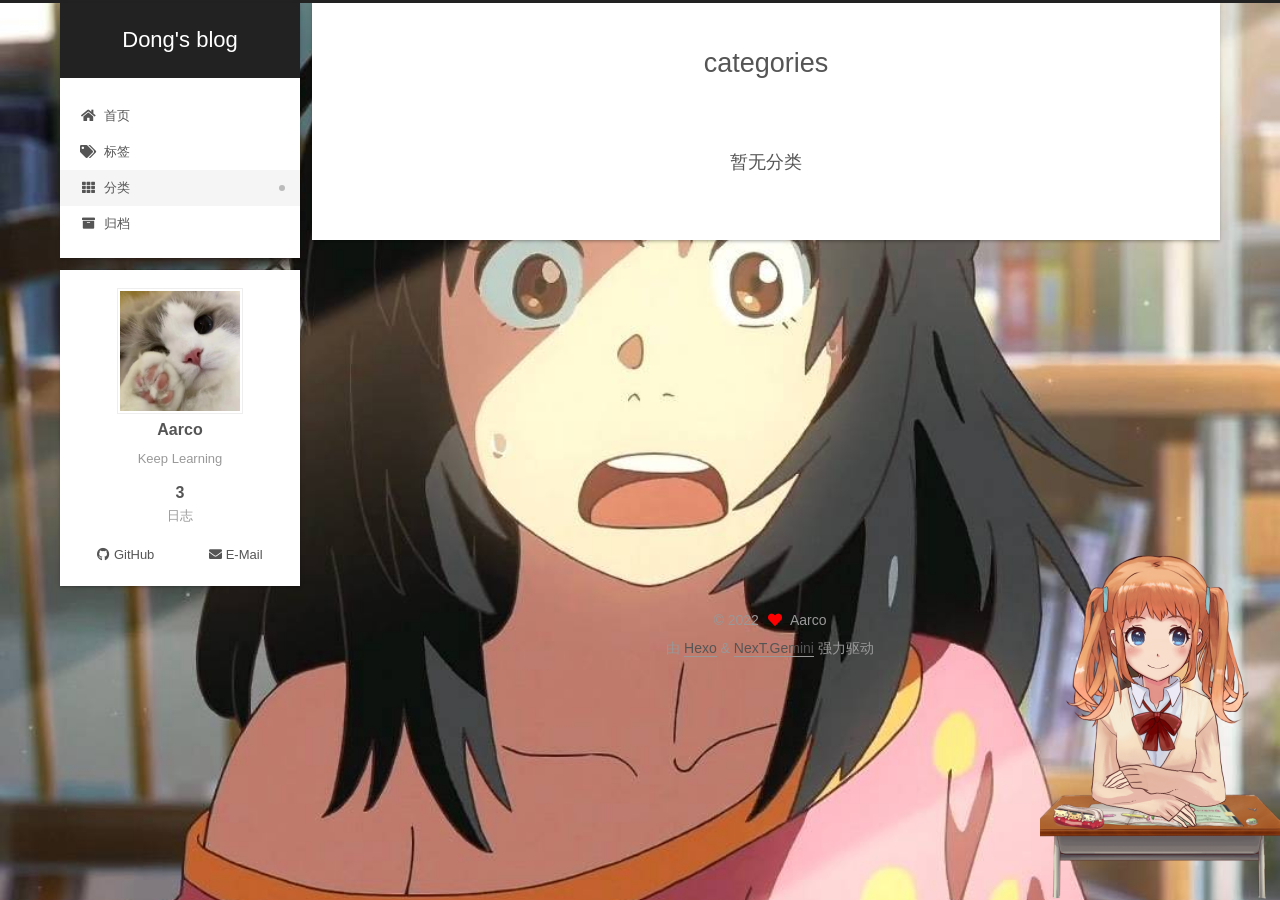
<file: categories/index.html>
<!DOCTYPE html>
<html lang="zh-CN">
<head>
  <meta charset="UTF-8">
<meta name="viewport" content="width=device-width, initial-scale=1, maximum-scale=2">
<meta name="theme-color" content="#222">
<meta name="generator" content="Hexo 6.2.0">
  <link rel="apple-touch-icon" sizes="180x180" href="/images/apple-touch-icon-next.png">
  <link rel="icon" type="image/png" sizes="32x32" href="/images/favicon-32x32-next.png">
  <link rel="icon" type="image/png" sizes="16x16" href="/images/favicon-16x16-next.png">
  <link rel="mask-icon" href="/images/logo.svg" color="#222">

<link rel="stylesheet" href="/css/main.css">


<link rel="stylesheet" href="/lib/font-awesome/css/all.min.css">

<script id="hexo-configurations">
    var NexT = window.NexT || {};
    var CONFIG = {"hostname":"example.com","root":"/","scheme":"Gemini","version":"7.8.0","exturl":false,"sidebar":{"position":"left","display":"post","padding":18,"offset":12,"onmobile":false},"copycode":{"enable":false,"show_result":false,"style":null},"back2top":{"enable":true,"sidebar":false,"scrollpercent":false},"bookmark":{"enable":false,"color":"#222","save":"auto"},"fancybox":false,"mediumzoom":false,"lazyload":false,"pangu":false,"comments":{"style":"tabs","active":null,"storage":true,"lazyload":false,"nav":null},"algolia":{"hits":{"per_page":10},"labels":{"input_placeholder":"Search for Posts","hits_empty":"We didn't find any results for the search: ${query}","hits_stats":"${hits} results found in ${time} ms"}},"localsearch":{"enable":false,"trigger":"auto","top_n_per_article":1,"unescape":false,"preload":false},"motion":{"enable":true,"async":false,"transition":{"post_block":"fadeIn","post_header":"slideDownIn","post_body":"slideDownIn","coll_header":"slideLeftIn","sidebar":"slideUpIn"}}};
  </script>

  <meta name="description" content="Keep Learning">
<meta property="og:type" content="website">
<meta property="og:title" content="categories">
<meta property="og:url" content="http://example.com/categories/index.html">
<meta property="og:site_name" content="Dong&#39;s blog">
<meta property="og:description" content="Keep Learning">
<meta property="og:locale" content="zh_CN">
<meta property="article:published_time" content="2022-07-05T13:43:09.000Z">
<meta property="article:modified_time" content="2022-07-05T14:45:07.062Z">
<meta property="article:author" content="Aarco">
<meta name="twitter:card" content="summary">

<link rel="canonical" href="http://example.com/categories/">


<script id="page-configurations">
  // https://hexo.io/docs/variables.html
  CONFIG.page = {
    sidebar: "",
    isHome : false,
    isPost : false,
    lang   : 'zh-CN'
  };
</script>

  <title>categories | Dong's blog
</title>
  






  <noscript>
  <style>
  .use-motion .brand,
  .use-motion .menu-item,
  .sidebar-inner,
  .use-motion .post-block,
  .use-motion .pagination,
  .use-motion .comments,
  .use-motion .post-header,
  .use-motion .post-body,
  .use-motion .collection-header { opacity: initial; }

  .use-motion .site-title,
  .use-motion .site-subtitle {
    opacity: initial;
    top: initial;
  }

  .use-motion .logo-line-before i { left: initial; }
  .use-motion .logo-line-after i { right: initial; }
  </style>
</noscript>

</head>

<body itemscope itemtype="http://schema.org/WebPage">
  <div class="container use-motion">
    <div class="headband"></div>

    <header class="header" itemscope itemtype="http://schema.org/WPHeader">
      <div class="header-inner"><div class="site-brand-container">
  <div class="site-nav-toggle">
    <div class="toggle" aria-label="切换导航栏">
      <span class="toggle-line toggle-line-first"></span>
      <span class="toggle-line toggle-line-middle"></span>
      <span class="toggle-line toggle-line-last"></span>
    </div>
  </div>

  <div class="site-meta">

    <a href="/" class="brand" rel="start">
      <span class="logo-line-before"><i></i></span>
      <h1 class="site-title">Dong's blog</h1>
      <span class="logo-line-after"><i></i></span>
    </a>
  </div>

  <div class="site-nav-right">
    <div class="toggle popup-trigger">
    </div>
  </div>
</div>




<nav class="site-nav">
  <ul id="menu" class="main-menu menu">
        <li class="menu-item menu-item-home">

    <a href="/" rel="section"><i class="fa fa-home fa-fw"></i>首页</a>

  </li>
        <li class="menu-item menu-item-tags">

    <a href="/tags/" rel="section"><i class="fa fa-tags fa-fw"></i>标签</a>

  </li>
        <li class="menu-item menu-item-categories">

    <a href="/categories/" rel="section"><i class="fa fa-th fa-fw"></i>分类</a>

  </li>
        <li class="menu-item menu-item-archives">

    <a href="/archives/" rel="section"><i class="fa fa-archive fa-fw"></i>归档</a>

  </li>
  </ul>
</nav>




</div>
    </header>

    
  <div class="back-to-top">
    <i class="fa fa-arrow-up"></i>
    <span>0%</span>
  </div>


    <main class="main">
      <div class="main-inner">
        <div class="content-wrap">
          
  
  

          <div class="content page posts-expand">
            

    
    
    
    <div class="post-block" lang="zh-CN">
      <header class="post-header">

<h1 class="post-title" itemprop="name headline">categories
</h1>

<div class="post-meta">
  

</div>

</header>

      
      
      
      <div class="post-body">
          <div class="category-all-page">
            <div class="category-all-title">
              暂无分类
            </div>
            <div class="category-all">
              
            </div>
          </div>
        
      </div>
      
      
      
    </div>
    

    
    
    


          </div>
          

<script>
  window.addEventListener('tabs:register', () => {
    let { activeClass } = CONFIG.comments;
    if (CONFIG.comments.storage) {
      activeClass = localStorage.getItem('comments_active') || activeClass;
    }
    if (activeClass) {
      let activeTab = document.querySelector(`a[href="#comment-${activeClass}"]`);
      if (activeTab) {
        activeTab.click();
      }
    }
  });
  if (CONFIG.comments.storage) {
    window.addEventListener('tabs:click', event => {
      if (!event.target.matches('.tabs-comment .tab-content .tab-pane')) return;
      let commentClass = event.target.classList[1];
      localStorage.setItem('comments_active', commentClass);
    });
  }
</script>

        </div>
          
  
  <div class="toggle sidebar-toggle">
    <span class="toggle-line toggle-line-first"></span>
    <span class="toggle-line toggle-line-middle"></span>
    <span class="toggle-line toggle-line-last"></span>
  </div>

  <aside class="sidebar">
    <div class="sidebar-inner">

      <ul class="sidebar-nav motion-element">
        <li class="sidebar-nav-toc">
          文章目录
        </li>
        <li class="sidebar-nav-overview">
          站点概览
        </li>
      </ul>

      <!--noindex-->
      <div class="post-toc-wrap sidebar-panel">
      </div>
      <!--/noindex-->

      <div class="site-overview-wrap sidebar-panel">
        <div class="site-author motion-element" itemprop="author" itemscope itemtype="http://schema.org/Person">
    <img class="site-author-image" itemprop="image" alt="Aarco"
      src="/images/maomao.jpeg">
  <p class="site-author-name" itemprop="name">Aarco</p>
  <div class="site-description" itemprop="description">Keep Learning</div>
</div>
<div class="site-state-wrap motion-element">
  <nav class="site-state">
      <div class="site-state-item site-state-posts">
          <a href="/archives/">
        
          <span class="site-state-item-count">3</span>
          <span class="site-state-item-name">日志</span>
        </a>
      </div>
  </nav>
</div>
  <div class="links-of-author motion-element">
      <span class="links-of-author-item">
        <a href="https://github.com/xiaodongace" title="GitHub → https:&#x2F;&#x2F;github.com&#x2F;xiaodongace" rel="noopener" target="_blank"><i class="fab fa-github fa-fw"></i>GitHub</a>
      </span>
      <span class="links-of-author-item">
        <a href="/2304334266@qq.com" title="E-Mail → 2304334266@qq.com"><i class="fa fa-envelope fa-fw"></i>E-Mail</a>
      </span>
  </div>



      </div>

    </div>
  </aside>
  <div id="sidebar-dimmer"></div>


      </div>
    </main>

    <footer class="footer">
      <div class="footer-inner">
        

        

<div class="copyright">
  
  &copy; 
  <span itemprop="copyrightYear">2022</span>
  <span class="with-love">
    <i class="fa fa-heart"></i>
  </span>
  <span class="author" itemprop="copyrightHolder">Aarco</span>
</div>
  <div class="powered-by">由 <a href="https://hexo.io/" class="theme-link" rel="noopener" target="_blank">Hexo</a> & <a href="https://theme-next.org/" class="theme-link" rel="noopener" target="_blank">NexT.Gemini</a> 强力驱动
  </div>

        








      </div>
    </footer>
  </div>

  
  <script src="/lib/anime.min.js"></script>
  <script src="/lib/velocity/velocity.min.js"></script>
  <script src="/lib/velocity/velocity.ui.min.js"></script>

<script src="/js/utils.js"></script>

<script src="/js/motion.js"></script>


<script src="/js/schemes/pisces.js"></script>


<script src="/js/next-boot.js"></script>




  















  

  

<script src="/live2dw/lib/L2Dwidget.min.js?094cbace49a39548bed64abff5988b05"></script><script>L2Dwidget.init({"pluginModelPath":"assets/","model":{"jsonPath":"/live2dw/assets/shizuku.model.json"},"display":{"position":"right","width":240,"height":500},"mobile":{"show":false},"rect":"opacity:0.9","log":false,"pluginJsPath":"lib/","pluginRootPath":"live2dw/","tagMode":false});</script></body>
</html>
</file>
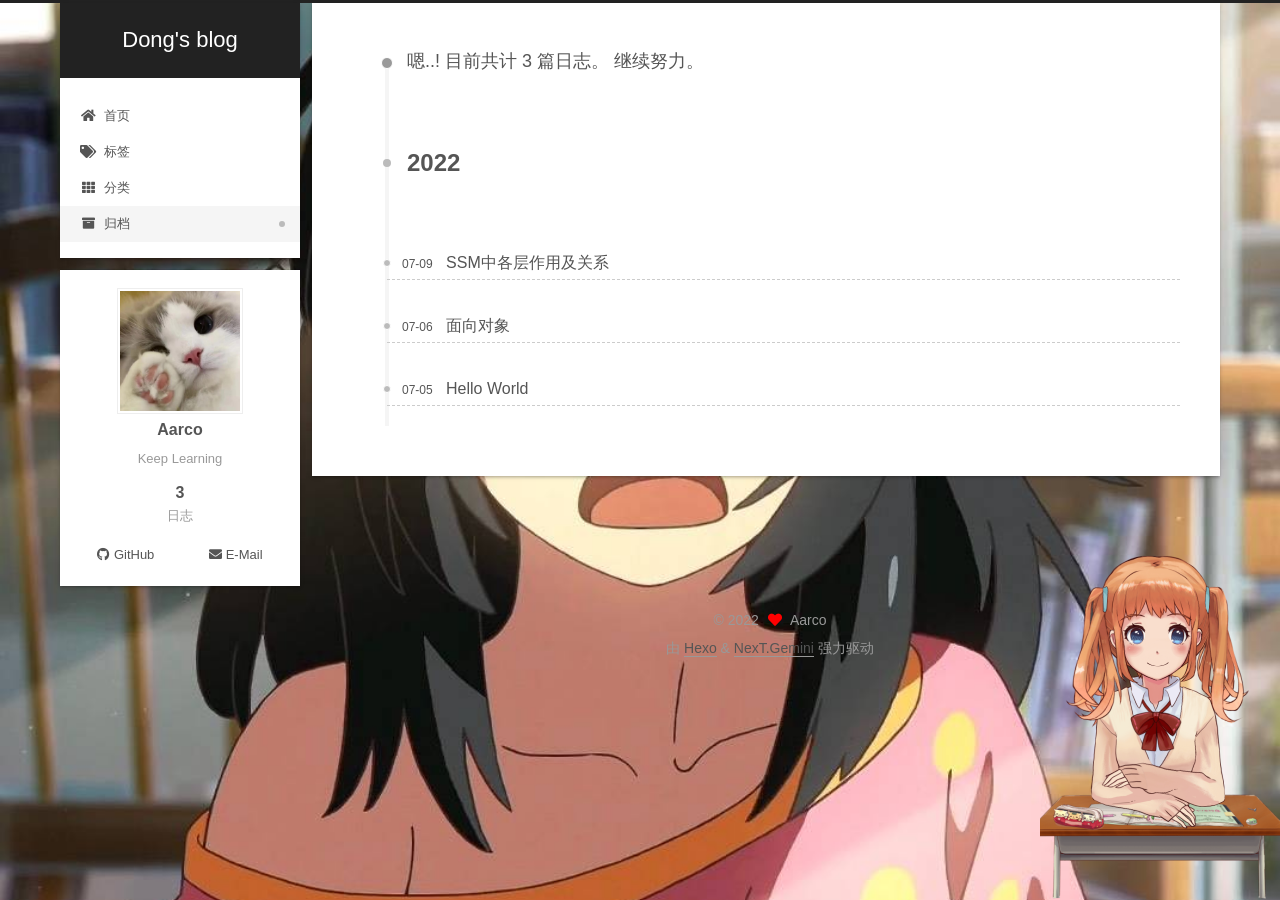
<file: archives/2022/index.html>
<!DOCTYPE html>
<html lang="zh-CN">
<head>
  <meta charset="UTF-8">
<meta name="viewport" content="width=device-width, initial-scale=1, maximum-scale=2">
<meta name="theme-color" content="#222">
<meta name="generator" content="Hexo 6.2.0">
  <link rel="apple-touch-icon" sizes="180x180" href="/images/apple-touch-icon-next.png">
  <link rel="icon" type="image/png" sizes="32x32" href="/images/favicon-32x32-next.png">
  <link rel="icon" type="image/png" sizes="16x16" href="/images/favicon-16x16-next.png">
  <link rel="mask-icon" href="/images/logo.svg" color="#222">

<link rel="stylesheet" href="/css/main.css">


<link rel="stylesheet" href="/lib/font-awesome/css/all.min.css">

<script id="hexo-configurations">
    var NexT = window.NexT || {};
    var CONFIG = {"hostname":"example.com","root":"/","scheme":"Gemini","version":"7.8.0","exturl":false,"sidebar":{"position":"left","display":"post","padding":18,"offset":12,"onmobile":false},"copycode":{"enable":false,"show_result":false,"style":null},"back2top":{"enable":true,"sidebar":false,"scrollpercent":false},"bookmark":{"enable":false,"color":"#222","save":"auto"},"fancybox":false,"mediumzoom":false,"lazyload":false,"pangu":false,"comments":{"style":"tabs","active":null,"storage":true,"lazyload":false,"nav":null},"algolia":{"hits":{"per_page":10},"labels":{"input_placeholder":"Search for Posts","hits_empty":"We didn't find any results for the search: ${query}","hits_stats":"${hits} results found in ${time} ms"}},"localsearch":{"enable":false,"trigger":"auto","top_n_per_article":1,"unescape":false,"preload":false},"motion":{"enable":true,"async":false,"transition":{"post_block":"fadeIn","post_header":"slideDownIn","post_body":"slideDownIn","coll_header":"slideLeftIn","sidebar":"slideUpIn"}}};
  </script>

  <meta name="description" content="Keep Learning">
<meta property="og:type" content="website">
<meta property="og:title" content="Dong&#39;s blog">
<meta property="og:url" content="http://example.com/archives/2022/index.html">
<meta property="og:site_name" content="Dong&#39;s blog">
<meta property="og:description" content="Keep Learning">
<meta property="og:locale" content="zh_CN">
<meta property="article:author" content="Aarco">
<meta name="twitter:card" content="summary">

<link rel="canonical" href="http://example.com/archives/2022/">


<script id="page-configurations">
  // https://hexo.io/docs/variables.html
  CONFIG.page = {
    sidebar: "",
    isHome : false,
    isPost : false,
    lang   : 'zh-CN'
  };
</script>

  <title>归档 | Dong's blog</title>
  






  <noscript>
  <style>
  .use-motion .brand,
  .use-motion .menu-item,
  .sidebar-inner,
  .use-motion .post-block,
  .use-motion .pagination,
  .use-motion .comments,
  .use-motion .post-header,
  .use-motion .post-body,
  .use-motion .collection-header { opacity: initial; }

  .use-motion .site-title,
  .use-motion .site-subtitle {
    opacity: initial;
    top: initial;
  }

  .use-motion .logo-line-before i { left: initial; }
  .use-motion .logo-line-after i { right: initial; }
  </style>
</noscript>

</head>

<body itemscope itemtype="http://schema.org/WebPage">
  <div class="container use-motion">
    <div class="headband"></div>

    <header class="header" itemscope itemtype="http://schema.org/WPHeader">
      <div class="header-inner"><div class="site-brand-container">
  <div class="site-nav-toggle">
    <div class="toggle" aria-label="切换导航栏">
      <span class="toggle-line toggle-line-first"></span>
      <span class="toggle-line toggle-line-middle"></span>
      <span class="toggle-line toggle-line-last"></span>
    </div>
  </div>

  <div class="site-meta">

    <a href="/" class="brand" rel="start">
      <span class="logo-line-before"><i></i></span>
      <h1 class="site-title">Dong's blog</h1>
      <span class="logo-line-after"><i></i></span>
    </a>
  </div>

  <div class="site-nav-right">
    <div class="toggle popup-trigger">
    </div>
  </div>
</div>




<nav class="site-nav">
  <ul id="menu" class="main-menu menu">
        <li class="menu-item menu-item-home">

    <a href="/" rel="section"><i class="fa fa-home fa-fw"></i>首页</a>

  </li>
        <li class="menu-item menu-item-tags">

    <a href="/tags/" rel="section"><i class="fa fa-tags fa-fw"></i>标签</a>

  </li>
        <li class="menu-item menu-item-categories">

    <a href="/categories/" rel="section"><i class="fa fa-th fa-fw"></i>分类</a>

  </li>
        <li class="menu-item menu-item-archives">

    <a href="/archives/" rel="section"><i class="fa fa-archive fa-fw"></i>归档</a>

  </li>
  </ul>
</nav>




</div>
    </header>

    
  <div class="back-to-top">
    <i class="fa fa-arrow-up"></i>
    <span>0%</span>
  </div>


    <main class="main">
      <div class="main-inner">
        <div class="content-wrap">
          

          <div class="content archive">
            

  
  
  
  <div class="post-block">
    <div class="posts-collapse">
      <div class="collection-title">
        <span class="collection-header">嗯..! 目前共计 3 篇日志。 继续努力。</span>
      </div>

      
    <div class="collection-year">
      <span class="collection-header">2022</span>
    </div>

  <article itemscope itemtype="http://schema.org/Article">
    <header class="post-header">

      <div class="post-meta">
        <time itemprop="dateCreated"
              datetime="2022-07-09T17:32:29+08:00"
              content="2022-07-09">
          07-09
        </time>
      </div>

      <div class="post-title">
          <a class="post-title-link" href="/2022/07/09/SSM%E4%B8%AD%E5%90%84%E5%B1%82%E4%BD%9C%E7%94%A8%E5%8F%8A%E5%85%B3%E7%B3%BB/" itemprop="url">
            <span itemprop="name">SSM中各层作用及关系</span>
          </a>
      </div>

    </header>
  </article>

  <article itemscope itemtype="http://schema.org/Article">
    <header class="post-header">

      <div class="post-meta">
        <time itemprop="dateCreated"
              datetime="2022-07-06T22:29:34+08:00"
              content="2022-07-06">
          07-06
        </time>
      </div>

      <div class="post-title">
          <a class="post-title-link" href="/2022/07/06/%E9%9D%A2%E5%90%91%E5%AF%B9%E8%B1%A1/" itemprop="url">
            <span itemprop="name">面向对象</span>
          </a>
      </div>

    </header>
  </article>

  <article itemscope itemtype="http://schema.org/Article">
    <header class="post-header">

      <div class="post-meta">
        <time itemprop="dateCreated"
              datetime="2022-07-05T20:01:48+08:00"
              content="2022-07-05">
          07-05
        </time>
      </div>

      <div class="post-title">
          <a class="post-title-link" href="/2022/07/05/hello-world/" itemprop="url">
            <span itemprop="name">Hello World</span>
          </a>
      </div>

    </header>
  </article>


    </div>
  </div>
  
  
  

  



          </div>
          

<script>
  window.addEventListener('tabs:register', () => {
    let { activeClass } = CONFIG.comments;
    if (CONFIG.comments.storage) {
      activeClass = localStorage.getItem('comments_active') || activeClass;
    }
    if (activeClass) {
      let activeTab = document.querySelector(`a[href="#comment-${activeClass}"]`);
      if (activeTab) {
        activeTab.click();
      }
    }
  });
  if (CONFIG.comments.storage) {
    window.addEventListener('tabs:click', event => {
      if (!event.target.matches('.tabs-comment .tab-content .tab-pane')) return;
      let commentClass = event.target.classList[1];
      localStorage.setItem('comments_active', commentClass);
    });
  }
</script>

        </div>
          
  
  <div class="toggle sidebar-toggle">
    <span class="toggle-line toggle-line-first"></span>
    <span class="toggle-line toggle-line-middle"></span>
    <span class="toggle-line toggle-line-last"></span>
  </div>

  <aside class="sidebar">
    <div class="sidebar-inner">

      <ul class="sidebar-nav motion-element">
        <li class="sidebar-nav-toc">
          文章目录
        </li>
        <li class="sidebar-nav-overview">
          站点概览
        </li>
      </ul>

      <!--noindex-->
      <div class="post-toc-wrap sidebar-panel">
      </div>
      <!--/noindex-->

      <div class="site-overview-wrap sidebar-panel">
        <div class="site-author motion-element" itemprop="author" itemscope itemtype="http://schema.org/Person">
    <img class="site-author-image" itemprop="image" alt="Aarco"
      src="/images/maomao.jpeg">
  <p class="site-author-name" itemprop="name">Aarco</p>
  <div class="site-description" itemprop="description">Keep Learning</div>
</div>
<div class="site-state-wrap motion-element">
  <nav class="site-state">
      <div class="site-state-item site-state-posts">
          <a href="/archives/">
        
          <span class="site-state-item-count">3</span>
          <span class="site-state-item-name">日志</span>
        </a>
      </div>
  </nav>
</div>
  <div class="links-of-author motion-element">
      <span class="links-of-author-item">
        <a href="https://github.com/xiaodongace" title="GitHub → https:&#x2F;&#x2F;github.com&#x2F;xiaodongace" rel="noopener" target="_blank"><i class="fab fa-github fa-fw"></i>GitHub</a>
      </span>
      <span class="links-of-author-item">
        <a href="/2304334266@qq.com" title="E-Mail → 2304334266@qq.com"><i class="fa fa-envelope fa-fw"></i>E-Mail</a>
      </span>
  </div>



      </div>

    </div>
  </aside>
  <div id="sidebar-dimmer"></div>


      </div>
    </main>

    <footer class="footer">
      <div class="footer-inner">
        

        

<div class="copyright">
  
  &copy; 
  <span itemprop="copyrightYear">2022</span>
  <span class="with-love">
    <i class="fa fa-heart"></i>
  </span>
  <span class="author" itemprop="copyrightHolder">Aarco</span>
</div>
  <div class="powered-by">由 <a href="https://hexo.io/" class="theme-link" rel="noopener" target="_blank">Hexo</a> & <a href="https://theme-next.org/" class="theme-link" rel="noopener" target="_blank">NexT.Gemini</a> 强力驱动
  </div>

        








      </div>
    </footer>
  </div>

  
  <script src="/lib/anime.min.js"></script>
  <script src="/lib/velocity/velocity.min.js"></script>
  <script src="/lib/velocity/velocity.ui.min.js"></script>

<script src="/js/utils.js"></script>

<script src="/js/motion.js"></script>


<script src="/js/schemes/pisces.js"></script>


<script src="/js/next-boot.js"></script>




  















  

  

<script src="/live2dw/lib/L2Dwidget.min.js?094cbace49a39548bed64abff5988b05"></script><script>L2Dwidget.init({"pluginModelPath":"assets/","model":{"jsonPath":"/live2dw/assets/shizuku.model.json"},"display":{"position":"right","width":240,"height":500},"mobile":{"show":false},"rect":"opacity:0.9","log":false,"pluginJsPath":"lib/","pluginRootPath":"live2dw/","tagMode":false});</script></body>
</html>
</file>
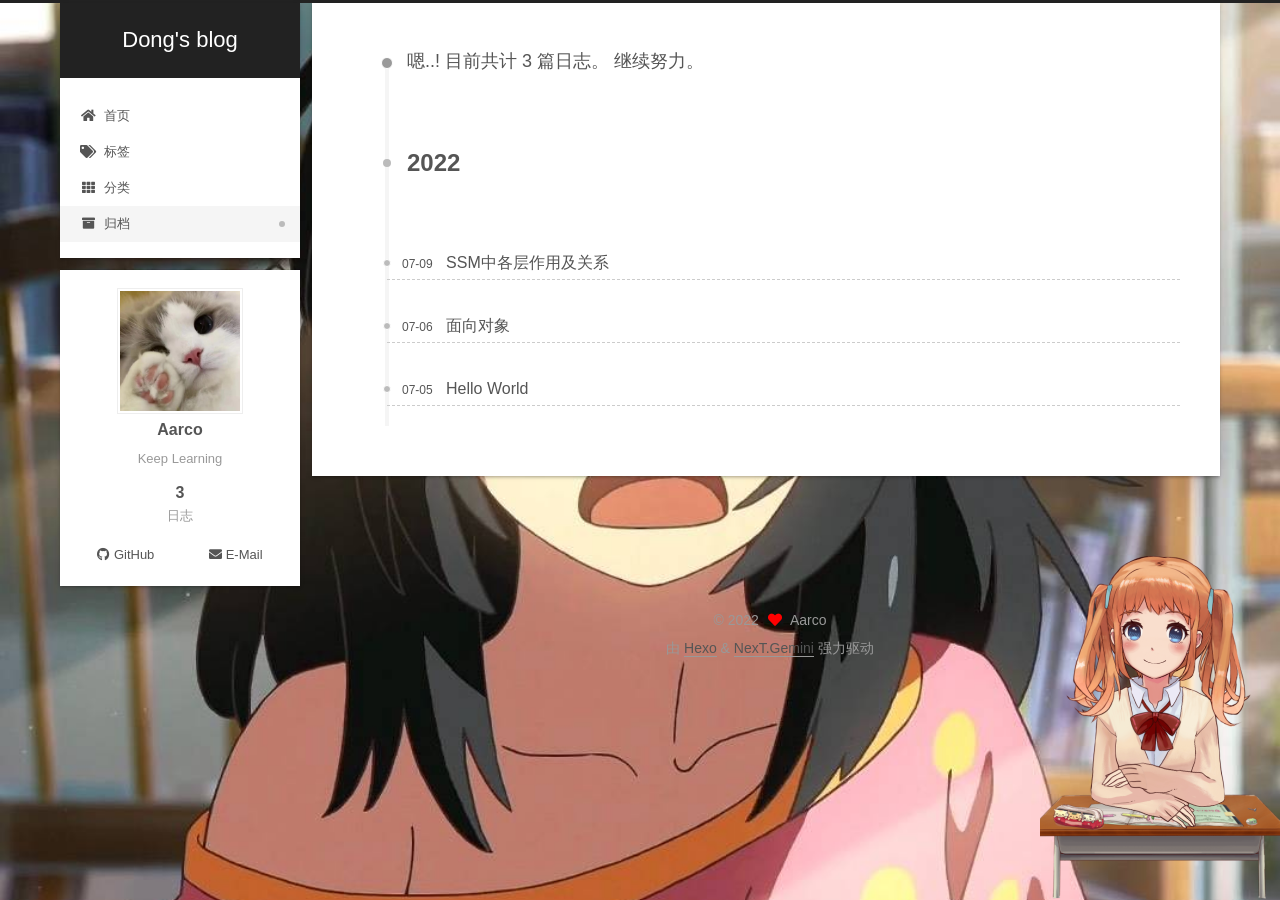
<file: archives/2022/07/index.html>
<!DOCTYPE html>
<html lang="zh-CN">
<head>
  <meta charset="UTF-8">
<meta name="viewport" content="width=device-width, initial-scale=1, maximum-scale=2">
<meta name="theme-color" content="#222">
<meta name="generator" content="Hexo 6.2.0">
  <link rel="apple-touch-icon" sizes="180x180" href="/images/apple-touch-icon-next.png">
  <link rel="icon" type="image/png" sizes="32x32" href="/images/favicon-32x32-next.png">
  <link rel="icon" type="image/png" sizes="16x16" href="/images/favicon-16x16-next.png">
  <link rel="mask-icon" href="/images/logo.svg" color="#222">

<link rel="stylesheet" href="/css/main.css">


<link rel="stylesheet" href="/lib/font-awesome/css/all.min.css">

<script id="hexo-configurations">
    var NexT = window.NexT || {};
    var CONFIG = {"hostname":"example.com","root":"/","scheme":"Gemini","version":"7.8.0","exturl":false,"sidebar":{"position":"left","display":"post","padding":18,"offset":12,"onmobile":false},"copycode":{"enable":false,"show_result":false,"style":null},"back2top":{"enable":true,"sidebar":false,"scrollpercent":false},"bookmark":{"enable":false,"color":"#222","save":"auto"},"fancybox":false,"mediumzoom":false,"lazyload":false,"pangu":false,"comments":{"style":"tabs","active":null,"storage":true,"lazyload":false,"nav":null},"algolia":{"hits":{"per_page":10},"labels":{"input_placeholder":"Search for Posts","hits_empty":"We didn't find any results for the search: ${query}","hits_stats":"${hits} results found in ${time} ms"}},"localsearch":{"enable":false,"trigger":"auto","top_n_per_article":1,"unescape":false,"preload":false},"motion":{"enable":true,"async":false,"transition":{"post_block":"fadeIn","post_header":"slideDownIn","post_body":"slideDownIn","coll_header":"slideLeftIn","sidebar":"slideUpIn"}}};
  </script>

  <meta name="description" content="Keep Learning">
<meta property="og:type" content="website">
<meta property="og:title" content="Dong&#39;s blog">
<meta property="og:url" content="http://example.com/archives/2022/07/index.html">
<meta property="og:site_name" content="Dong&#39;s blog">
<meta property="og:description" content="Keep Learning">
<meta property="og:locale" content="zh_CN">
<meta property="article:author" content="Aarco">
<meta name="twitter:card" content="summary">

<link rel="canonical" href="http://example.com/archives/2022/07/">


<script id="page-configurations">
  // https://hexo.io/docs/variables.html
  CONFIG.page = {
    sidebar: "",
    isHome : false,
    isPost : false,
    lang   : 'zh-CN'
  };
</script>

  <title>归档 | Dong's blog</title>
  






  <noscript>
  <style>
  .use-motion .brand,
  .use-motion .menu-item,
  .sidebar-inner,
  .use-motion .post-block,
  .use-motion .pagination,
  .use-motion .comments,
  .use-motion .post-header,
  .use-motion .post-body,
  .use-motion .collection-header { opacity: initial; }

  .use-motion .site-title,
  .use-motion .site-subtitle {
    opacity: initial;
    top: initial;
  }

  .use-motion .logo-line-before i { left: initial; }
  .use-motion .logo-line-after i { right: initial; }
  </style>
</noscript>

</head>

<body itemscope itemtype="http://schema.org/WebPage">
  <div class="container use-motion">
    <div class="headband"></div>

    <header class="header" itemscope itemtype="http://schema.org/WPHeader">
      <div class="header-inner"><div class="site-brand-container">
  <div class="site-nav-toggle">
    <div class="toggle" aria-label="切换导航栏">
      <span class="toggle-line toggle-line-first"></span>
      <span class="toggle-line toggle-line-middle"></span>
      <span class="toggle-line toggle-line-last"></span>
    </div>
  </div>

  <div class="site-meta">

    <a href="/" class="brand" rel="start">
      <span class="logo-line-before"><i></i></span>
      <h1 class="site-title">Dong's blog</h1>
      <span class="logo-line-after"><i></i></span>
    </a>
  </div>

  <div class="site-nav-right">
    <div class="toggle popup-trigger">
    </div>
  </div>
</div>




<nav class="site-nav">
  <ul id="menu" class="main-menu menu">
        <li class="menu-item menu-item-home">

    <a href="/" rel="section"><i class="fa fa-home fa-fw"></i>首页</a>

  </li>
        <li class="menu-item menu-item-tags">

    <a href="/tags/" rel="section"><i class="fa fa-tags fa-fw"></i>标签</a>

  </li>
        <li class="menu-item menu-item-categories">

    <a href="/categories/" rel="section"><i class="fa fa-th fa-fw"></i>分类</a>

  </li>
        <li class="menu-item menu-item-archives">

    <a href="/archives/" rel="section"><i class="fa fa-archive fa-fw"></i>归档</a>

  </li>
  </ul>
</nav>




</div>
    </header>

    
  <div class="back-to-top">
    <i class="fa fa-arrow-up"></i>
    <span>0%</span>
  </div>


    <main class="main">
      <div class="main-inner">
        <div class="content-wrap">
          

          <div class="content archive">
            

  
  
  
  <div class="post-block">
    <div class="posts-collapse">
      <div class="collection-title">
        <span class="collection-header">嗯..! 目前共计 3 篇日志。 继续努力。</span>
      </div>

      
    <div class="collection-year">
      <span class="collection-header">2022</span>
    </div>

  <article itemscope itemtype="http://schema.org/Article">
    <header class="post-header">

      <div class="post-meta">
        <time itemprop="dateCreated"
              datetime="2022-07-09T17:32:29+08:00"
              content="2022-07-09">
          07-09
        </time>
      </div>

      <div class="post-title">
          <a class="post-title-link" href="/2022/07/09/SSM%E4%B8%AD%E5%90%84%E5%B1%82%E4%BD%9C%E7%94%A8%E5%8F%8A%E5%85%B3%E7%B3%BB/" itemprop="url">
            <span itemprop="name">SSM中各层作用及关系</span>
          </a>
      </div>

    </header>
  </article>

  <article itemscope itemtype="http://schema.org/Article">
    <header class="post-header">

      <div class="post-meta">
        <time itemprop="dateCreated"
              datetime="2022-07-06T22:29:34+08:00"
              content="2022-07-06">
          07-06
        </time>
      </div>

      <div class="post-title">
          <a class="post-title-link" href="/2022/07/06/%E9%9D%A2%E5%90%91%E5%AF%B9%E8%B1%A1/" itemprop="url">
            <span itemprop="name">面向对象</span>
          </a>
      </div>

    </header>
  </article>

  <article itemscope itemtype="http://schema.org/Article">
    <header class="post-header">

      <div class="post-meta">
        <time itemprop="dateCreated"
              datetime="2022-07-05T20:01:48+08:00"
              content="2022-07-05">
          07-05
        </time>
      </div>

      <div class="post-title">
          <a class="post-title-link" href="/2022/07/05/hello-world/" itemprop="url">
            <span itemprop="name">Hello World</span>
          </a>
      </div>

    </header>
  </article>


    </div>
  </div>
  
  
  

  



          </div>
          

<script>
  window.addEventListener('tabs:register', () => {
    let { activeClass } = CONFIG.comments;
    if (CONFIG.comments.storage) {
      activeClass = localStorage.getItem('comments_active') || activeClass;
    }
    if (activeClass) {
      let activeTab = document.querySelector(`a[href="#comment-${activeClass}"]`);
      if (activeTab) {
        activeTab.click();
      }
    }
  });
  if (CONFIG.comments.storage) {
    window.addEventListener('tabs:click', event => {
      if (!event.target.matches('.tabs-comment .tab-content .tab-pane')) return;
      let commentClass = event.target.classList[1];
      localStorage.setItem('comments_active', commentClass);
    });
  }
</script>

        </div>
          
  
  <div class="toggle sidebar-toggle">
    <span class="toggle-line toggle-line-first"></span>
    <span class="toggle-line toggle-line-middle"></span>
    <span class="toggle-line toggle-line-last"></span>
  </div>

  <aside class="sidebar">
    <div class="sidebar-inner">

      <ul class="sidebar-nav motion-element">
        <li class="sidebar-nav-toc">
          文章目录
        </li>
        <li class="sidebar-nav-overview">
          站点概览
        </li>
      </ul>

      <!--noindex-->
      <div class="post-toc-wrap sidebar-panel">
      </div>
      <!--/noindex-->

      <div class="site-overview-wrap sidebar-panel">
        <div class="site-author motion-element" itemprop="author" itemscope itemtype="http://schema.org/Person">
    <img class="site-author-image" itemprop="image" alt="Aarco"
      src="/images/maomao.jpeg">
  <p class="site-author-name" itemprop="name">Aarco</p>
  <div class="site-description" itemprop="description">Keep Learning</div>
</div>
<div class="site-state-wrap motion-element">
  <nav class="site-state">
      <div class="site-state-item site-state-posts">
          <a href="/archives/">
        
          <span class="site-state-item-count">3</span>
          <span class="site-state-item-name">日志</span>
        </a>
      </div>
  </nav>
</div>
  <div class="links-of-author motion-element">
      <span class="links-of-author-item">
        <a href="https://github.com/xiaodongace" title="GitHub → https:&#x2F;&#x2F;github.com&#x2F;xiaodongace" rel="noopener" target="_blank"><i class="fab fa-github fa-fw"></i>GitHub</a>
      </span>
      <span class="links-of-author-item">
        <a href="/2304334266@qq.com" title="E-Mail → 2304334266@qq.com"><i class="fa fa-envelope fa-fw"></i>E-Mail</a>
      </span>
  </div>



      </div>

    </div>
  </aside>
  <div id="sidebar-dimmer"></div>


      </div>
    </main>

    <footer class="footer">
      <div class="footer-inner">
        

        

<div class="copyright">
  
  &copy; 
  <span itemprop="copyrightYear">2022</span>
  <span class="with-love">
    <i class="fa fa-heart"></i>
  </span>
  <span class="author" itemprop="copyrightHolder">Aarco</span>
</div>
  <div class="powered-by">由 <a href="https://hexo.io/" class="theme-link" rel="noopener" target="_blank">Hexo</a> & <a href="https://theme-next.org/" class="theme-link" rel="noopener" target="_blank">NexT.Gemini</a> 强力驱动
  </div>

        








      </div>
    </footer>
  </div>

  
  <script src="/lib/anime.min.js"></script>
  <script src="/lib/velocity/velocity.min.js"></script>
  <script src="/lib/velocity/velocity.ui.min.js"></script>

<script src="/js/utils.js"></script>

<script src="/js/motion.js"></script>


<script src="/js/schemes/pisces.js"></script>


<script src="/js/next-boot.js"></script>




  















  

  

<script src="/live2dw/lib/L2Dwidget.min.js?094cbace49a39548bed64abff5988b05"></script><script>L2Dwidget.init({"pluginModelPath":"assets/","model":{"jsonPath":"/live2dw/assets/shizuku.model.json"},"display":{"position":"right","width":240,"height":500},"mobile":{"show":false},"rect":"opacity:0.9","log":false,"pluginJsPath":"lib/","pluginRootPath":"live2dw/","tagMode":false});</script></body>
</html>
</file>
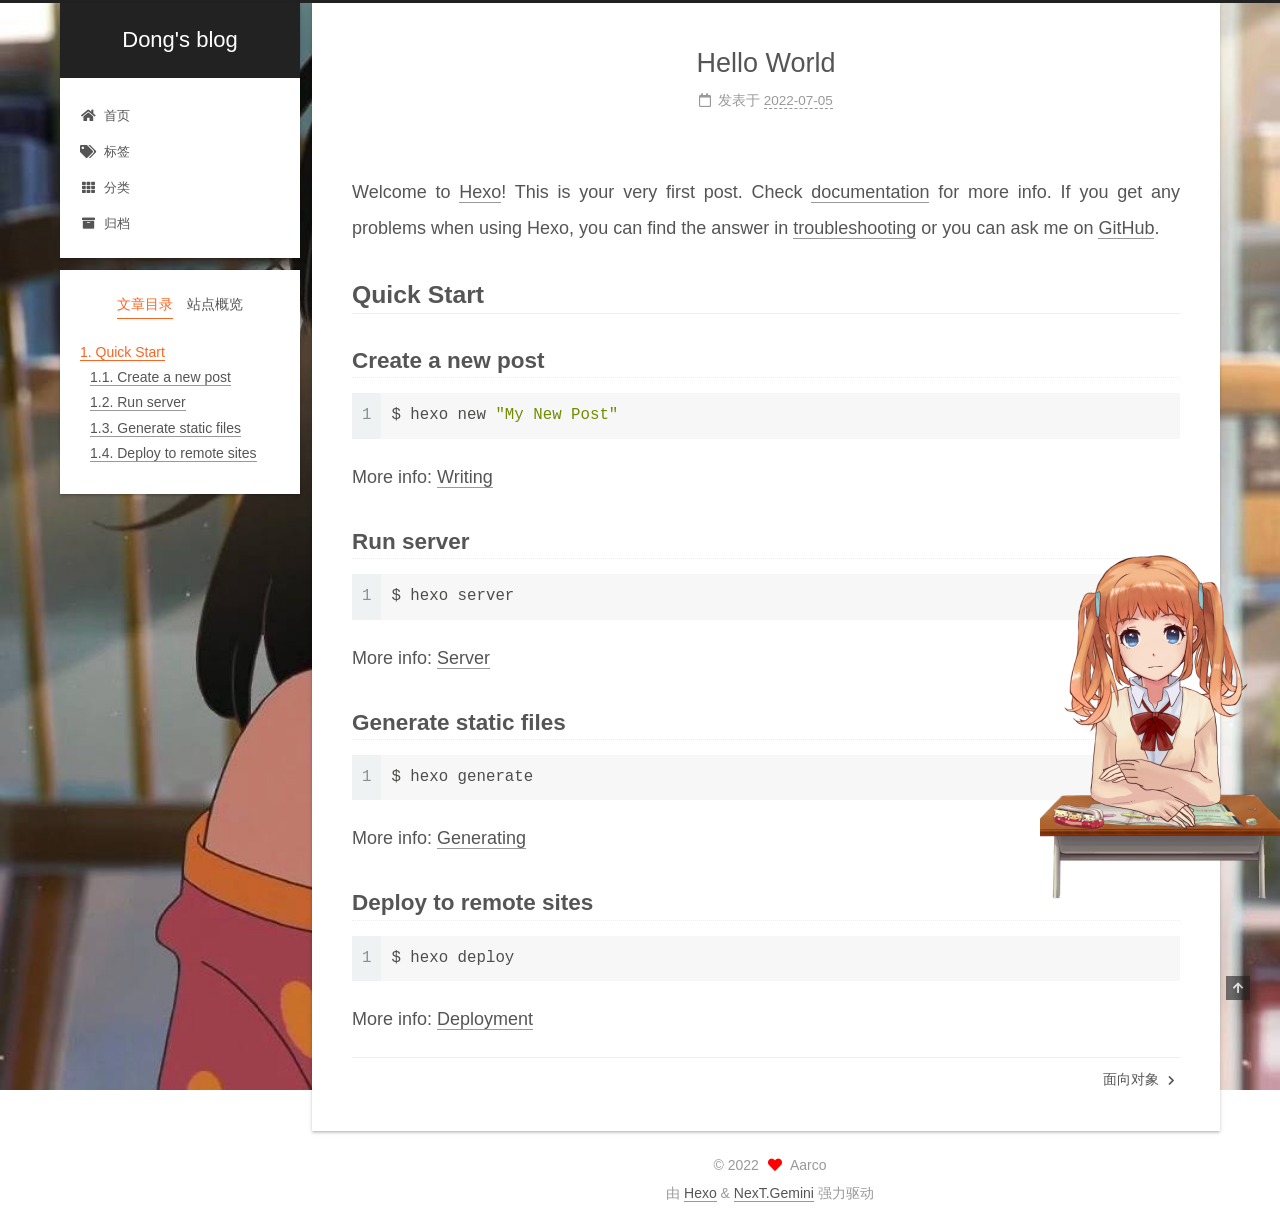
<file: 2022/07/05/hello-world/index.html>
<!DOCTYPE html>
<html lang="zh-CN">
<head>
  <meta charset="UTF-8">
<meta name="viewport" content="width=device-width, initial-scale=1, maximum-scale=2">
<meta name="theme-color" content="#222">
<meta name="generator" content="Hexo 6.2.0">
  <link rel="apple-touch-icon" sizes="180x180" href="/images/apple-touch-icon-next.png">
  <link rel="icon" type="image/png" sizes="32x32" href="/images/favicon-32x32-next.png">
  <link rel="icon" type="image/png" sizes="16x16" href="/images/favicon-16x16-next.png">
  <link rel="mask-icon" href="/images/logo.svg" color="#222">

<link rel="stylesheet" href="/css/main.css">


<link rel="stylesheet" href="/lib/font-awesome/css/all.min.css">

<script id="hexo-configurations">
    var NexT = window.NexT || {};
    var CONFIG = {"hostname":"example.com","root":"/","scheme":"Gemini","version":"7.8.0","exturl":false,"sidebar":{"position":"left","display":"post","padding":18,"offset":12,"onmobile":false},"copycode":{"enable":false,"show_result":false,"style":null},"back2top":{"enable":true,"sidebar":false,"scrollpercent":false},"bookmark":{"enable":false,"color":"#222","save":"auto"},"fancybox":false,"mediumzoom":false,"lazyload":false,"pangu":false,"comments":{"style":"tabs","active":null,"storage":true,"lazyload":false,"nav":null},"algolia":{"hits":{"per_page":10},"labels":{"input_placeholder":"Search for Posts","hits_empty":"We didn't find any results for the search: ${query}","hits_stats":"${hits} results found in ${time} ms"}},"localsearch":{"enable":false,"trigger":"auto","top_n_per_article":1,"unescape":false,"preload":false},"motion":{"enable":true,"async":false,"transition":{"post_block":"fadeIn","post_header":"slideDownIn","post_body":"slideDownIn","coll_header":"slideLeftIn","sidebar":"slideUpIn"}}};
  </script>

  <meta name="description" content="Welcome to Hexo! This is your very first post. Check documentation for more info. If you get any problems when using Hexo, you can find the answer in troubleshooting or you can ask me on GitHub. Quick">
<meta property="og:type" content="article">
<meta property="og:title" content="Hello World">
<meta property="og:url" content="http://example.com/2022/07/05/hello-world/index.html">
<meta property="og:site_name" content="Dong&#39;s blog">
<meta property="og:description" content="Welcome to Hexo! This is your very first post. Check documentation for more info. If you get any problems when using Hexo, you can find the answer in troubleshooting or you can ask me on GitHub. Quick">
<meta property="og:locale" content="zh_CN">
<meta property="article:published_time" content="2022-07-05T12:01:48.133Z">
<meta property="article:modified_time" content="2022-07-05T12:01:48.134Z">
<meta property="article:author" content="Aarco">
<meta name="twitter:card" content="summary">

<link rel="canonical" href="http://example.com/2022/07/05/hello-world/">


<script id="page-configurations">
  // https://hexo.io/docs/variables.html
  CONFIG.page = {
    sidebar: "",
    isHome : false,
    isPost : true,
    lang   : 'zh-CN'
  };
</script>

  <title>Hello World | Dong's blog</title>
  






  <noscript>
  <style>
  .use-motion .brand,
  .use-motion .menu-item,
  .sidebar-inner,
  .use-motion .post-block,
  .use-motion .pagination,
  .use-motion .comments,
  .use-motion .post-header,
  .use-motion .post-body,
  .use-motion .collection-header { opacity: initial; }

  .use-motion .site-title,
  .use-motion .site-subtitle {
    opacity: initial;
    top: initial;
  }

  .use-motion .logo-line-before i { left: initial; }
  .use-motion .logo-line-after i { right: initial; }
  </style>
</noscript>

</head>

<body itemscope itemtype="http://schema.org/WebPage">
  <div class="container use-motion">
    <div class="headband"></div>

    <header class="header" itemscope itemtype="http://schema.org/WPHeader">
      <div class="header-inner"><div class="site-brand-container">
  <div class="site-nav-toggle">
    <div class="toggle" aria-label="切换导航栏">
      <span class="toggle-line toggle-line-first"></span>
      <span class="toggle-line toggle-line-middle"></span>
      <span class="toggle-line toggle-line-last"></span>
    </div>
  </div>

  <div class="site-meta">

    <a href="/" class="brand" rel="start">
      <span class="logo-line-before"><i></i></span>
      <h1 class="site-title">Dong's blog</h1>
      <span class="logo-line-after"><i></i></span>
    </a>
  </div>

  <div class="site-nav-right">
    <div class="toggle popup-trigger">
    </div>
  </div>
</div>




<nav class="site-nav">
  <ul id="menu" class="main-menu menu">
        <li class="menu-item menu-item-home">

    <a href="/" rel="section"><i class="fa fa-home fa-fw"></i>首页</a>

  </li>
        <li class="menu-item menu-item-tags">

    <a href="/tags/" rel="section"><i class="fa fa-tags fa-fw"></i>标签</a>

  </li>
        <li class="menu-item menu-item-categories">

    <a href="/categories/" rel="section"><i class="fa fa-th fa-fw"></i>分类</a>

  </li>
        <li class="menu-item menu-item-archives">

    <a href="/archives/" rel="section"><i class="fa fa-archive fa-fw"></i>归档</a>

  </li>
  </ul>
</nav>




</div>
    </header>

    
  <div class="back-to-top">
    <i class="fa fa-arrow-up"></i>
    <span>0%</span>
  </div>


    <main class="main">
      <div class="main-inner">
        <div class="content-wrap">
          

          <div class="content post posts-expand">
            

    
  
  
  <article itemscope itemtype="http://schema.org/Article" class="post-block" lang="zh-CN">
    <link itemprop="mainEntityOfPage" href="http://example.com/2022/07/05/hello-world/">

    <span hidden itemprop="author" itemscope itemtype="http://schema.org/Person">
      <meta itemprop="image" content="/images/maomao.jpeg">
      <meta itemprop="name" content="Aarco">
      <meta itemprop="description" content="Keep Learning">
    </span>

    <span hidden itemprop="publisher" itemscope itemtype="http://schema.org/Organization">
      <meta itemprop="name" content="Dong's blog">
    </span>
      <header class="post-header">
        <h1 class="post-title" itemprop="name headline">
          Hello World
        </h1>

        <div class="post-meta">
            <span class="post-meta-item">
              <span class="post-meta-item-icon">
                <i class="far fa-calendar"></i>
              </span>
              <span class="post-meta-item-text">发表于</span>

              <time title="创建时间：2022-07-05 20:01:48" itemprop="dateCreated datePublished" datetime="2022-07-05T20:01:48+08:00">2022-07-05</time>
            </span>

          

        </div>
      </header>

    
    
    
    <div class="post-body" itemprop="articleBody">

      
        <p>Welcome to <a target="_blank" rel="noopener" href="https://hexo.io/">Hexo</a>! This is your very first post. Check <a target="_blank" rel="noopener" href="https://hexo.io/docs/">documentation</a> for more info. If you get any problems when using Hexo, you can find the answer in <a target="_blank" rel="noopener" href="https://hexo.io/docs/troubleshooting.html">troubleshooting</a> or you can ask me on <a target="_blank" rel="noopener" href="https://github.com/hexojs/hexo/issues">GitHub</a>.</p>
<h2 id="Quick-Start"><a href="#Quick-Start" class="headerlink" title="Quick Start"></a>Quick Start</h2><h3 id="Create-a-new-post"><a href="#Create-a-new-post" class="headerlink" title="Create a new post"></a>Create a new post</h3><figure class="highlight bash"><table><tr><td class="gutter"><pre><span class="line">1</span><br></pre></td><td class="code"><pre><span class="line">$ hexo new <span class="string">&quot;My New Post&quot;</span></span><br></pre></td></tr></table></figure>

<p>More info: <a target="_blank" rel="noopener" href="https://hexo.io/docs/writing.html">Writing</a></p>
<h3 id="Run-server"><a href="#Run-server" class="headerlink" title="Run server"></a>Run server</h3><figure class="highlight bash"><table><tr><td class="gutter"><pre><span class="line">1</span><br></pre></td><td class="code"><pre><span class="line">$ hexo server</span><br></pre></td></tr></table></figure>

<p>More info: <a target="_blank" rel="noopener" href="https://hexo.io/docs/server.html">Server</a></p>
<h3 id="Generate-static-files"><a href="#Generate-static-files" class="headerlink" title="Generate static files"></a>Generate static files</h3><figure class="highlight bash"><table><tr><td class="gutter"><pre><span class="line">1</span><br></pre></td><td class="code"><pre><span class="line">$ hexo generate</span><br></pre></td></tr></table></figure>

<p>More info: <a target="_blank" rel="noopener" href="https://hexo.io/docs/generating.html">Generating</a></p>
<h3 id="Deploy-to-remote-sites"><a href="#Deploy-to-remote-sites" class="headerlink" title="Deploy to remote sites"></a>Deploy to remote sites</h3><figure class="highlight bash"><table><tr><td class="gutter"><pre><span class="line">1</span><br></pre></td><td class="code"><pre><span class="line">$ hexo deploy</span><br></pre></td></tr></table></figure>

<p>More info: <a target="_blank" rel="noopener" href="https://hexo.io/docs/one-command-deployment.html">Deployment</a></p>

    </div>

    
    
    

      <footer class="post-footer">

        


        
    <div class="post-nav">
      <div class="post-nav-item"></div>
      <div class="post-nav-item">
    <a href="/2022/07/06/%E9%9D%A2%E5%90%91%E5%AF%B9%E8%B1%A1/" rel="next" title="面向对象">
      面向对象 <i class="fa fa-chevron-right"></i>
    </a></div>
    </div>
      </footer>
    
  </article>
  
  
  



          </div>
          

<script>
  window.addEventListener('tabs:register', () => {
    let { activeClass } = CONFIG.comments;
    if (CONFIG.comments.storage) {
      activeClass = localStorage.getItem('comments_active') || activeClass;
    }
    if (activeClass) {
      let activeTab = document.querySelector(`a[href="#comment-${activeClass}"]`);
      if (activeTab) {
        activeTab.click();
      }
    }
  });
  if (CONFIG.comments.storage) {
    window.addEventListener('tabs:click', event => {
      if (!event.target.matches('.tabs-comment .tab-content .tab-pane')) return;
      let commentClass = event.target.classList[1];
      localStorage.setItem('comments_active', commentClass);
    });
  }
</script>

        </div>
          
  
  <div class="toggle sidebar-toggle">
    <span class="toggle-line toggle-line-first"></span>
    <span class="toggle-line toggle-line-middle"></span>
    <span class="toggle-line toggle-line-last"></span>
  </div>

  <aside class="sidebar">
    <div class="sidebar-inner">

      <ul class="sidebar-nav motion-element">
        <li class="sidebar-nav-toc">
          文章目录
        </li>
        <li class="sidebar-nav-overview">
          站点概览
        </li>
      </ul>

      <!--noindex-->
      <div class="post-toc-wrap sidebar-panel">
          <div class="post-toc motion-element"><ol class="nav"><li class="nav-item nav-level-2"><a class="nav-link" href="#Quick-Start"><span class="nav-number">1.</span> <span class="nav-text">Quick Start</span></a><ol class="nav-child"><li class="nav-item nav-level-3"><a class="nav-link" href="#Create-a-new-post"><span class="nav-number">1.1.</span> <span class="nav-text">Create a new post</span></a></li><li class="nav-item nav-level-3"><a class="nav-link" href="#Run-server"><span class="nav-number">1.2.</span> <span class="nav-text">Run server</span></a></li><li class="nav-item nav-level-3"><a class="nav-link" href="#Generate-static-files"><span class="nav-number">1.3.</span> <span class="nav-text">Generate static files</span></a></li><li class="nav-item nav-level-3"><a class="nav-link" href="#Deploy-to-remote-sites"><span class="nav-number">1.4.</span> <span class="nav-text">Deploy to remote sites</span></a></li></ol></li></ol></div>
      </div>
      <!--/noindex-->

      <div class="site-overview-wrap sidebar-panel">
        <div class="site-author motion-element" itemprop="author" itemscope itemtype="http://schema.org/Person">
    <img class="site-author-image" itemprop="image" alt="Aarco"
      src="/images/maomao.jpeg">
  <p class="site-author-name" itemprop="name">Aarco</p>
  <div class="site-description" itemprop="description">Keep Learning</div>
</div>
<div class="site-state-wrap motion-element">
  <nav class="site-state">
      <div class="site-state-item site-state-posts">
          <a href="/archives/">
        
          <span class="site-state-item-count">3</span>
          <span class="site-state-item-name">日志</span>
        </a>
      </div>
  </nav>
</div>
  <div class="links-of-author motion-element">
      <span class="links-of-author-item">
        <a href="https://github.com/xiaodongace" title="GitHub → https:&#x2F;&#x2F;github.com&#x2F;xiaodongace" rel="noopener" target="_blank"><i class="fab fa-github fa-fw"></i>GitHub</a>
      </span>
      <span class="links-of-author-item">
        <a href="/2304334266@qq.com" title="E-Mail → 2304334266@qq.com"><i class="fa fa-envelope fa-fw"></i>E-Mail</a>
      </span>
  </div>



      </div>

    </div>
  </aside>
  <div id="sidebar-dimmer"></div>


      </div>
    </main>

    <footer class="footer">
      <div class="footer-inner">
        

        

<div class="copyright">
  
  &copy; 
  <span itemprop="copyrightYear">2022</span>
  <span class="with-love">
    <i class="fa fa-heart"></i>
  </span>
  <span class="author" itemprop="copyrightHolder">Aarco</span>
</div>
  <div class="powered-by">由 <a href="https://hexo.io/" class="theme-link" rel="noopener" target="_blank">Hexo</a> & <a href="https://theme-next.org/" class="theme-link" rel="noopener" target="_blank">NexT.Gemini</a> 强力驱动
  </div>

        








      </div>
    </footer>
  </div>

  
  <script src="/lib/anime.min.js"></script>
  <script src="/lib/velocity/velocity.min.js"></script>
  <script src="/lib/velocity/velocity.ui.min.js"></script>

<script src="/js/utils.js"></script>

<script src="/js/motion.js"></script>


<script src="/js/schemes/pisces.js"></script>


<script src="/js/next-boot.js"></script>




  















  

  

<script src="/live2dw/lib/L2Dwidget.min.js?094cbace49a39548bed64abff5988b05"></script><script>L2Dwidget.init({"pluginModelPath":"assets/","model":{"jsonPath":"/live2dw/assets/shizuku.model.json"},"display":{"position":"right","width":240,"height":500},"mobile":{"show":false},"rect":"opacity:0.9","log":false,"pluginJsPath":"lib/","pluginRootPath":"live2dw/","tagMode":false});</script></body>
</html>
</file>
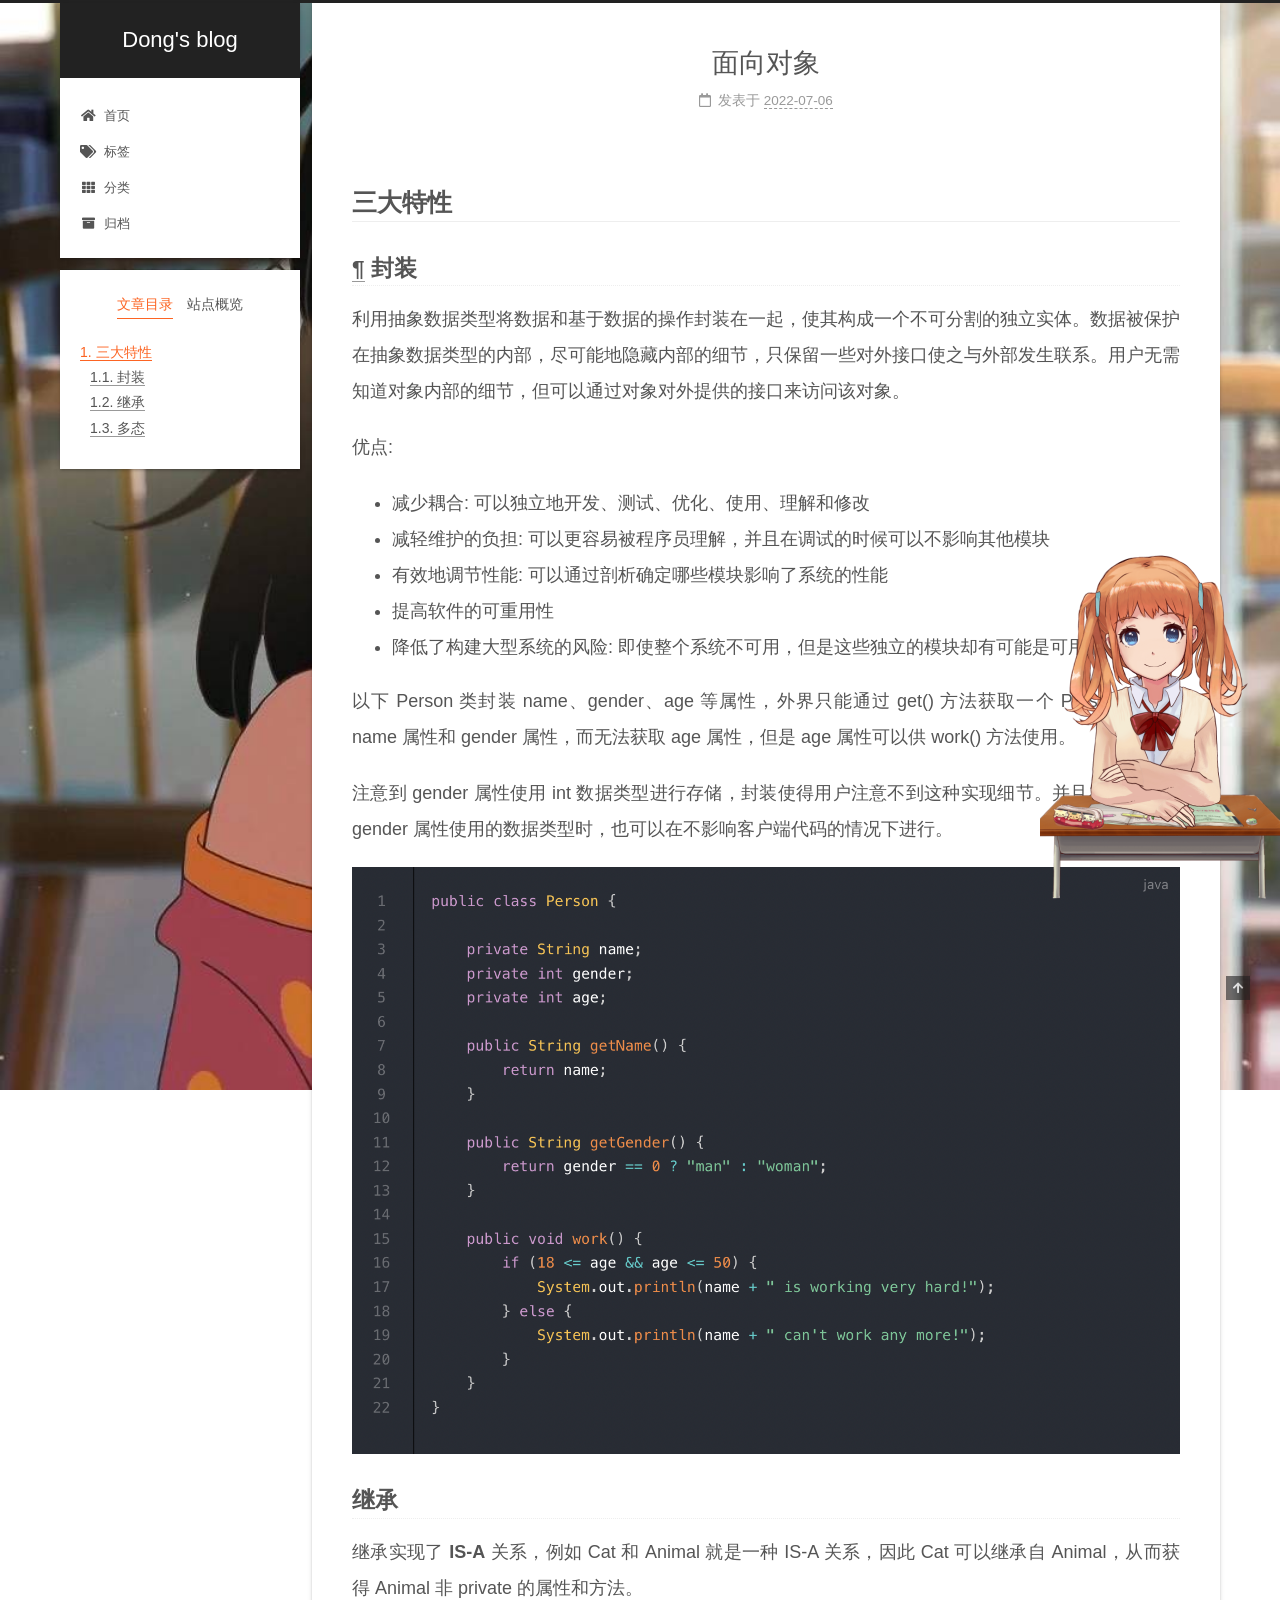
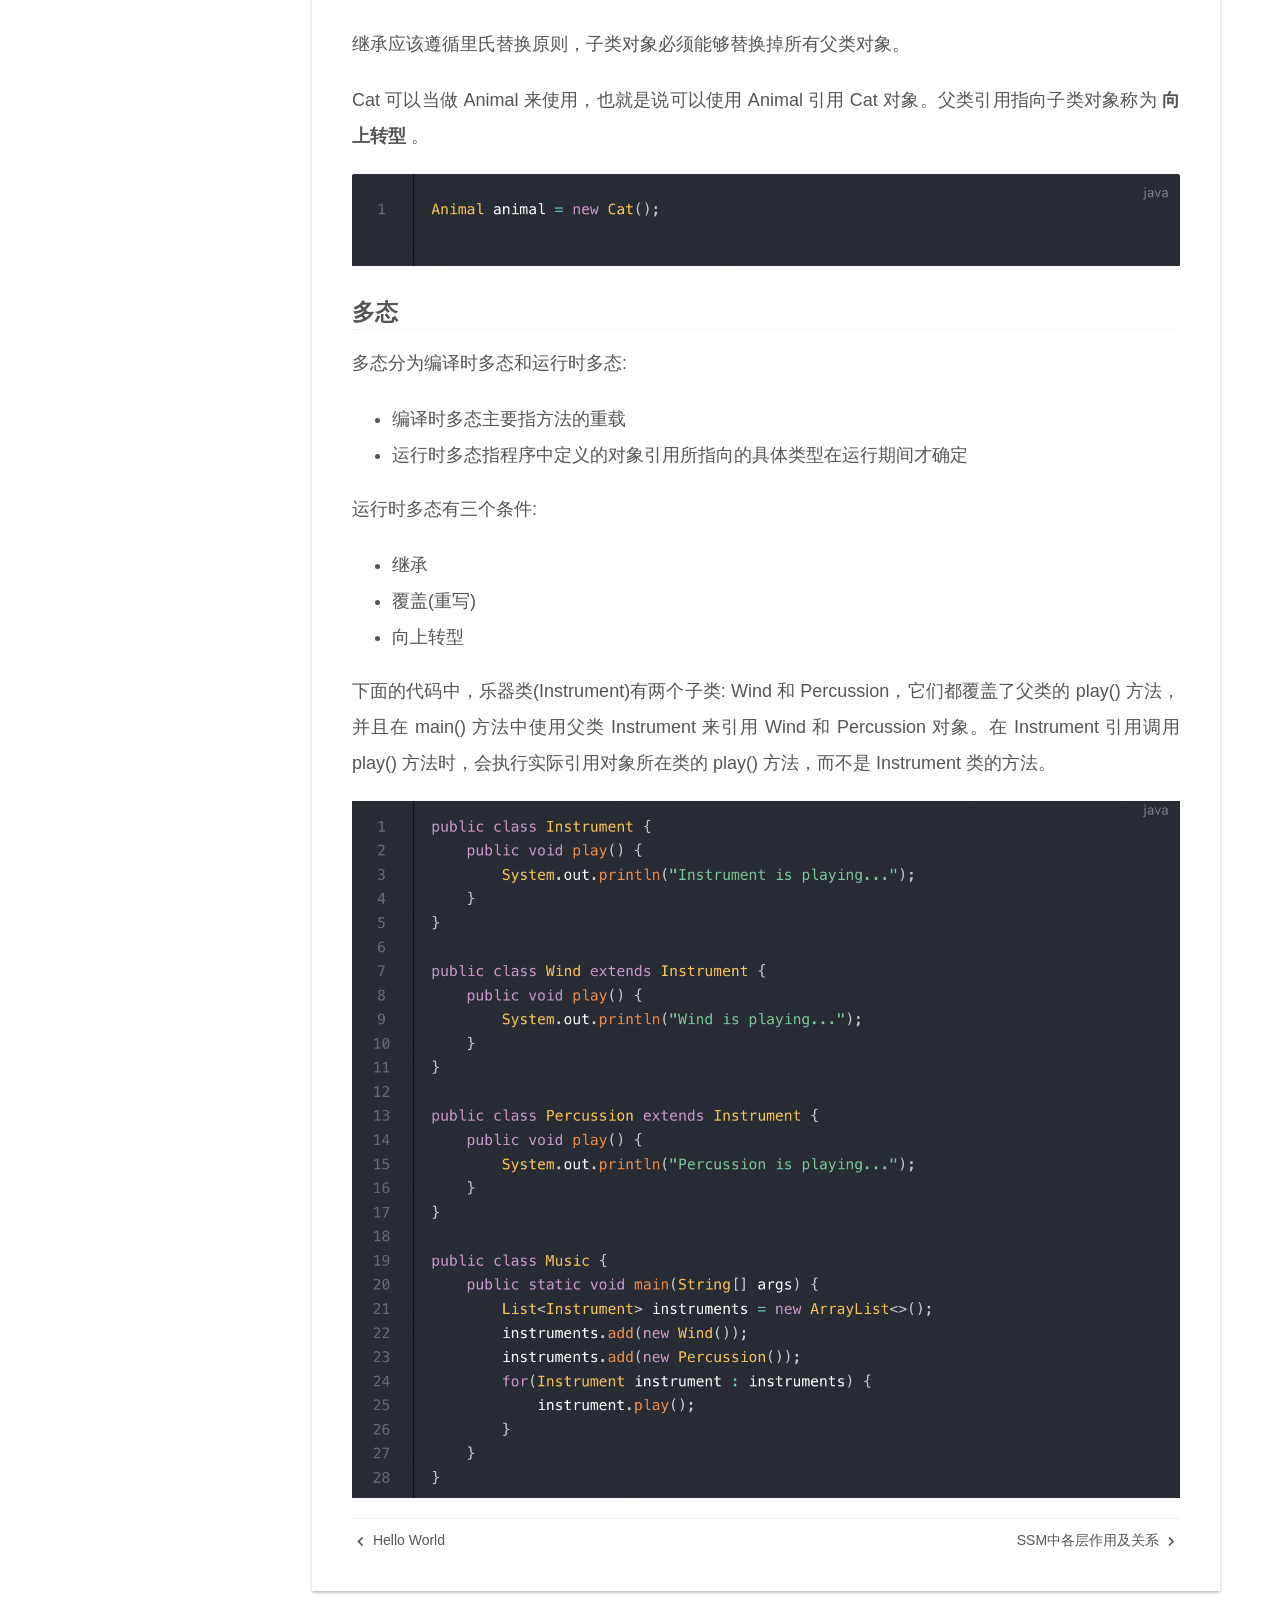
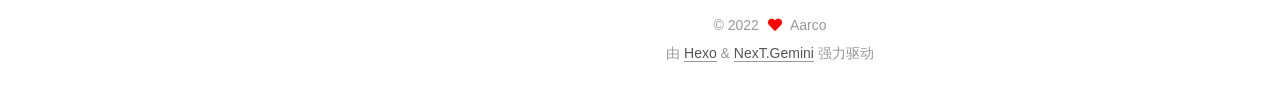
<file: 2022/07/06/面向对象/index.html>
<!DOCTYPE html>
<html lang="zh-CN">
<head>
  <meta charset="UTF-8">
<meta name="viewport" content="width=device-width, initial-scale=1, maximum-scale=2">
<meta name="theme-color" content="#222">
<meta name="generator" content="Hexo 6.2.0">
  <link rel="apple-touch-icon" sizes="180x180" href="/images/apple-touch-icon-next.png">
  <link rel="icon" type="image/png" sizes="32x32" href="/images/favicon-32x32-next.png">
  <link rel="icon" type="image/png" sizes="16x16" href="/images/favicon-16x16-next.png">
  <link rel="mask-icon" href="/images/logo.svg" color="#222">

<link rel="stylesheet" href="/css/main.css">


<link rel="stylesheet" href="/lib/font-awesome/css/all.min.css">

<script id="hexo-configurations">
    var NexT = window.NexT || {};
    var CONFIG = {"hostname":"example.com","root":"/","scheme":"Gemini","version":"7.8.0","exturl":false,"sidebar":{"position":"left","display":"post","padding":18,"offset":12,"onmobile":false},"copycode":{"enable":false,"show_result":false,"style":null},"back2top":{"enable":true,"sidebar":false,"scrollpercent":false},"bookmark":{"enable":false,"color":"#222","save":"auto"},"fancybox":false,"mediumzoom":false,"lazyload":false,"pangu":false,"comments":{"style":"tabs","active":null,"storage":true,"lazyload":false,"nav":null},"algolia":{"hits":{"per_page":10},"labels":{"input_placeholder":"Search for Posts","hits_empty":"We didn't find any results for the search: ${query}","hits_stats":"${hits} results found in ${time} ms"}},"localsearch":{"enable":false,"trigger":"auto","top_n_per_article":1,"unescape":false,"preload":false},"motion":{"enable":true,"async":false,"transition":{"post_block":"fadeIn","post_header":"slideDownIn","post_body":"slideDownIn","coll_header":"slideLeftIn","sidebar":"slideUpIn"}}};
  </script>

  <meta name="description" content="三大特性¶ 封装利用抽象数据类型将数据和基于数据的操作封装在一起，使其构成一个不可分割的独立实体。数据被保护在抽象数据类型的内部，尽可能地隐藏内部的细节，只保留一些对外接口使之与外部发生联系。用户无需知道对象内部的细节，但可以通过对象对外提供的接口来访问该对象。 优点:  减少耦合: 可以独立地开发、测试、优化、使用、理解和修改 减轻维护的负担: 可以更容易被程序员理解，并且在调试的时候可以不影响">
<meta property="og:type" content="article">
<meta property="og:title" content="面向对象">
<meta property="og:url" content="http://example.com/2022/07/06/%E9%9D%A2%E5%90%91%E5%AF%B9%E8%B1%A1/index.html">
<meta property="og:site_name" content="Dong&#39;s blog">
<meta property="og:description" content="三大特性¶ 封装利用抽象数据类型将数据和基于数据的操作封装在一起，使其构成一个不可分割的独立实体。数据被保护在抽象数据类型的内部，尽可能地隐藏内部的细节，只保留一些对外接口使之与外部发生联系。用户无需知道对象内部的细节，但可以通过对象对外提供的接口来访问该对象。 优点:  减少耦合: 可以独立地开发、测试、优化、使用、理解和修改 减轻维护的负担: 可以更容易被程序员理解，并且在调试的时候可以不影响">
<meta property="og:locale" content="zh_CN">
<meta property="og:image" content="http://example.com/2022/07/06/%E9%9D%A2%E5%90%91%E5%AF%B9%E8%B1%A1/%E5%B0%81%E8%A3%85.png">
<meta property="og:image" content="http://example.com/2022/07/06/%E9%9D%A2%E5%90%91%E5%AF%B9%E8%B1%A1/%E7%BB%A7%E6%89%BF.png">
<meta property="og:image" content="http://example.com/2022/07/06/%E9%9D%A2%E5%90%91%E5%AF%B9%E8%B1%A1/%E5%A4%9A%E6%80%81.png">
<meta property="article:published_time" content="2022-07-06T14:29:34.000Z">
<meta property="article:modified_time" content="2022-07-06T15:02:51.932Z">
<meta property="article:author" content="Aarco">
<meta name="twitter:card" content="summary">
<meta name="twitter:image" content="http://example.com/2022/07/06/%E9%9D%A2%E5%90%91%E5%AF%B9%E8%B1%A1/%E5%B0%81%E8%A3%85.png">

<link rel="canonical" href="http://example.com/2022/07/06/%E9%9D%A2%E5%90%91%E5%AF%B9%E8%B1%A1/">


<script id="page-configurations">
  // https://hexo.io/docs/variables.html
  CONFIG.page = {
    sidebar: "",
    isHome : false,
    isPost : true,
    lang   : 'zh-CN'
  };
</script>

  <title>面向对象 | Dong's blog</title>
  






  <noscript>
  <style>
  .use-motion .brand,
  .use-motion .menu-item,
  .sidebar-inner,
  .use-motion .post-block,
  .use-motion .pagination,
  .use-motion .comments,
  .use-motion .post-header,
  .use-motion .post-body,
  .use-motion .collection-header { opacity: initial; }

  .use-motion .site-title,
  .use-motion .site-subtitle {
    opacity: initial;
    top: initial;
  }

  .use-motion .logo-line-before i { left: initial; }
  .use-motion .logo-line-after i { right: initial; }
  </style>
</noscript>

</head>

<body itemscope itemtype="http://schema.org/WebPage">
  <div class="container use-motion">
    <div class="headband"></div>

    <header class="header" itemscope itemtype="http://schema.org/WPHeader">
      <div class="header-inner"><div class="site-brand-container">
  <div class="site-nav-toggle">
    <div class="toggle" aria-label="切换导航栏">
      <span class="toggle-line toggle-line-first"></span>
      <span class="toggle-line toggle-line-middle"></span>
      <span class="toggle-line toggle-line-last"></span>
    </div>
  </div>

  <div class="site-meta">

    <a href="/" class="brand" rel="start">
      <span class="logo-line-before"><i></i></span>
      <h1 class="site-title">Dong's blog</h1>
      <span class="logo-line-after"><i></i></span>
    </a>
  </div>

  <div class="site-nav-right">
    <div class="toggle popup-trigger">
    </div>
  </div>
</div>




<nav class="site-nav">
  <ul id="menu" class="main-menu menu">
        <li class="menu-item menu-item-home">

    <a href="/" rel="section"><i class="fa fa-home fa-fw"></i>首页</a>

  </li>
        <li class="menu-item menu-item-tags">

    <a href="/tags/" rel="section"><i class="fa fa-tags fa-fw"></i>标签</a>

  </li>
        <li class="menu-item menu-item-categories">

    <a href="/categories/" rel="section"><i class="fa fa-th fa-fw"></i>分类</a>

  </li>
        <li class="menu-item menu-item-archives">

    <a href="/archives/" rel="section"><i class="fa fa-archive fa-fw"></i>归档</a>

  </li>
  </ul>
</nav>




</div>
    </header>

    
  <div class="back-to-top">
    <i class="fa fa-arrow-up"></i>
    <span>0%</span>
  </div>


    <main class="main">
      <div class="main-inner">
        <div class="content-wrap">
          

          <div class="content post posts-expand">
            

    
  
  
  <article itemscope itemtype="http://schema.org/Article" class="post-block" lang="zh-CN">
    <link itemprop="mainEntityOfPage" href="http://example.com/2022/07/06/%E9%9D%A2%E5%90%91%E5%AF%B9%E8%B1%A1/">

    <span hidden itemprop="author" itemscope itemtype="http://schema.org/Person">
      <meta itemprop="image" content="/images/maomao.jpeg">
      <meta itemprop="name" content="Aarco">
      <meta itemprop="description" content="Keep Learning">
    </span>

    <span hidden itemprop="publisher" itemscope itemtype="http://schema.org/Organization">
      <meta itemprop="name" content="Dong's blog">
    </span>
      <header class="post-header">
        <h1 class="post-title" itemprop="name headline">
          面向对象
        </h1>

        <div class="post-meta">
            <span class="post-meta-item">
              <span class="post-meta-item-icon">
                <i class="far fa-calendar"></i>
              </span>
              <span class="post-meta-item-text">发表于</span>
              

              <time title="创建时间：2022-07-06 22:29:34 / 修改时间：23:02:51" itemprop="dateCreated datePublished" datetime="2022-07-06T22:29:34+08:00">2022-07-06</time>
            </span>

          

        </div>
      </header>

    
    
    
    <div class="post-body" itemprop="articleBody">

      
        <h2 id="三大特性"><a href="#三大特性" class="headerlink" title="三大特性"></a>三大特性</h2><h3 id="¶-封装"><a href="#¶-封装" class="headerlink" title="¶ 封装"></a><a href="#%E5%B0%81%E8%A3%85">¶</a> 封装</h3><p>利用抽象数据类型将数据和基于数据的操作封装在一起，使其构成一个不可分割的独立实体。数据被保护在抽象数据类型的内部，尽可能地隐藏内部的细节，只保留一些对外接口使之与外部发生联系。用户无需知道对象内部的细节，但可以通过对象对外提供的接口来访问该对象。</p>
<p>优点:</p>
<ul>
<li>减少耦合: 可以独立地开发、测试、优化、使用、理解和修改</li>
<li>减轻维护的负担: 可以更容易被程序员理解，并且在调试的时候可以不影响其他模块</li>
<li>有效地调节性能: 可以通过剖析确定哪些模块影响了系统的性能</li>
<li>提高软件的可重用性</li>
<li>降低了构建大型系统的风险: 即使整个系统不可用，但是这些独立的模块却有可能是可用的</li>
</ul>
<p>以下 Person 类封装 name、gender、age 等属性，外界只能通过 get() 方法获取一个 Person 对象的 name 属性和 gender 属性，而无法获取 age 属性，但是 age 属性可以供 work() 方法使用。</p>
<p>注意到 gender 属性使用 int 数据类型进行存储，封装使得用户注意不到这种实现细节。并且在需要修改 gender 属性使用的数据类型时，也可以在不影响客户端代码的情况下进行。</p>
<img src="/2022/07/06/%E9%9D%A2%E5%90%91%E5%AF%B9%E8%B1%A1/%E5%B0%81%E8%A3%85.png" class="">





<h3 id="继承"><a href="#继承" class="headerlink" title="继承"></a>继承</h3><p>继承实现了  <strong>IS-A</strong>  关系，例如 Cat 和 Animal 就是一种 IS-A 关系，因此 Cat 可以继承自 Animal，从而获得 Animal 非 private 的属性和方法。</p>
<p>继承应该遵循里氏替换原则，子类对象必须能够替换掉所有父类对象。</p>
<p>Cat 可以当做 Animal 来使用，也就是说可以使用 Animal 引用 Cat 对象。父类引用指向子类对象称为  <strong>向上转型</strong> 。</p>
<img src="/2022/07/06/%E9%9D%A2%E5%90%91%E5%AF%B9%E8%B1%A1/%E7%BB%A7%E6%89%BF.png" class="">



<h3 id="多态"><a href="#多态" class="headerlink" title="多态"></a>多态</h3><p>多态分为编译时多态和运行时多态:</p>
<ul>
<li>编译时多态主要指方法的重载</li>
<li>运行时多态指程序中定义的对象引用所指向的具体类型在运行期间才确定</li>
</ul>
<p>运行时多态有三个条件:</p>
<ul>
<li>继承</li>
<li>覆盖(重写)</li>
<li>向上转型</li>
</ul>
<p>下面的代码中，乐器类(Instrument)有两个子类: Wind 和 Percussion，它们都覆盖了父类的 play() 方法，并且在 main() 方法中使用父类 Instrument 来引用 Wind 和 Percussion 对象。在 Instrument 引用调用 play() 方法时，会执行实际引用对象所在类的 play() 方法，而不是 Instrument 类的方法。</p>
<img src="/2022/07/06/%E9%9D%A2%E5%90%91%E5%AF%B9%E8%B1%A1/%E5%A4%9A%E6%80%81.png" class="">






    </div>

    
    
    

      <footer class="post-footer">

        


        
    <div class="post-nav">
      <div class="post-nav-item">
    <a href="/2022/07/05/hello-world/" rel="prev" title="Hello World">
      <i class="fa fa-chevron-left"></i> Hello World
    </a></div>
      <div class="post-nav-item">
    <a href="/2022/07/09/SSM%E4%B8%AD%E5%90%84%E5%B1%82%E4%BD%9C%E7%94%A8%E5%8F%8A%E5%85%B3%E7%B3%BB/" rel="next" title="SSM中各层作用及关系">
      SSM中各层作用及关系 <i class="fa fa-chevron-right"></i>
    </a></div>
    </div>
      </footer>
    
  </article>
  
  
  



          </div>
          

<script>
  window.addEventListener('tabs:register', () => {
    let { activeClass } = CONFIG.comments;
    if (CONFIG.comments.storage) {
      activeClass = localStorage.getItem('comments_active') || activeClass;
    }
    if (activeClass) {
      let activeTab = document.querySelector(`a[href="#comment-${activeClass}"]`);
      if (activeTab) {
        activeTab.click();
      }
    }
  });
  if (CONFIG.comments.storage) {
    window.addEventListener('tabs:click', event => {
      if (!event.target.matches('.tabs-comment .tab-content .tab-pane')) return;
      let commentClass = event.target.classList[1];
      localStorage.setItem('comments_active', commentClass);
    });
  }
</script>

        </div>
          
  
  <div class="toggle sidebar-toggle">
    <span class="toggle-line toggle-line-first"></span>
    <span class="toggle-line toggle-line-middle"></span>
    <span class="toggle-line toggle-line-last"></span>
  </div>

  <aside class="sidebar">
    <div class="sidebar-inner">

      <ul class="sidebar-nav motion-element">
        <li class="sidebar-nav-toc">
          文章目录
        </li>
        <li class="sidebar-nav-overview">
          站点概览
        </li>
      </ul>

      <!--noindex-->
      <div class="post-toc-wrap sidebar-panel">
          <div class="post-toc motion-element"><ol class="nav"><li class="nav-item nav-level-2"><a class="nav-link" href="#%E4%B8%89%E5%A4%A7%E7%89%B9%E6%80%A7"><span class="nav-number">1.</span> <span class="nav-text">三大特性</span></a><ol class="nav-child"><li class="nav-item nav-level-3"><a class="nav-link" href="#%C2%B6-%E5%B0%81%E8%A3%85"><span class="nav-number">1.1.</span> <span class="nav-text"> 封装</span></a></li><li class="nav-item nav-level-3"><a class="nav-link" href="#%E7%BB%A7%E6%89%BF"><span class="nav-number">1.2.</span> <span class="nav-text">继承</span></a></li><li class="nav-item nav-level-3"><a class="nav-link" href="#%E5%A4%9A%E6%80%81"><span class="nav-number">1.3.</span> <span class="nav-text">多态</span></a></li></ol></li></ol></div>
      </div>
      <!--/noindex-->

      <div class="site-overview-wrap sidebar-panel">
        <div class="site-author motion-element" itemprop="author" itemscope itemtype="http://schema.org/Person">
    <img class="site-author-image" itemprop="image" alt="Aarco"
      src="/images/maomao.jpeg">
  <p class="site-author-name" itemprop="name">Aarco</p>
  <div class="site-description" itemprop="description">Keep Learning</div>
</div>
<div class="site-state-wrap motion-element">
  <nav class="site-state">
      <div class="site-state-item site-state-posts">
          <a href="/archives/">
        
          <span class="site-state-item-count">3</span>
          <span class="site-state-item-name">日志</span>
        </a>
      </div>
  </nav>
</div>
  <div class="links-of-author motion-element">
      <span class="links-of-author-item">
        <a href="https://github.com/xiaodongace" title="GitHub → https:&#x2F;&#x2F;github.com&#x2F;xiaodongace" rel="noopener" target="_blank"><i class="fab fa-github fa-fw"></i>GitHub</a>
      </span>
      <span class="links-of-author-item">
        <a href="/2304334266@qq.com" title="E-Mail → 2304334266@qq.com"><i class="fa fa-envelope fa-fw"></i>E-Mail</a>
      </span>
  </div>



      </div>

    </div>
  </aside>
  <div id="sidebar-dimmer"></div>


      </div>
    </main>

    <footer class="footer">
      <div class="footer-inner">
        

        

<div class="copyright">
  
  &copy; 
  <span itemprop="copyrightYear">2022</span>
  <span class="with-love">
    <i class="fa fa-heart"></i>
  </span>
  <span class="author" itemprop="copyrightHolder">Aarco</span>
</div>
  <div class="powered-by">由 <a href="https://hexo.io/" class="theme-link" rel="noopener" target="_blank">Hexo</a> & <a href="https://theme-next.org/" class="theme-link" rel="noopener" target="_blank">NexT.Gemini</a> 强力驱动
  </div>

        








      </div>
    </footer>
  </div>

  
  <script src="/lib/anime.min.js"></script>
  <script src="/lib/velocity/velocity.min.js"></script>
  <script src="/lib/velocity/velocity.ui.min.js"></script>

<script src="/js/utils.js"></script>

<script src="/js/motion.js"></script>


<script src="/js/schemes/pisces.js"></script>


<script src="/js/next-boot.js"></script>




  















  

  

<script src="/live2dw/lib/L2Dwidget.min.js?094cbace49a39548bed64abff5988b05"></script><script>L2Dwidget.init({"pluginModelPath":"assets/","model":{"jsonPath":"/live2dw/assets/shizuku.model.json"},"display":{"position":"right","width":240,"height":500},"mobile":{"show":false},"rect":"opacity:0.9","log":false,"pluginJsPath":"lib/","pluginRootPath":"live2dw/","tagMode":false});</script></body>
</html>
</file>
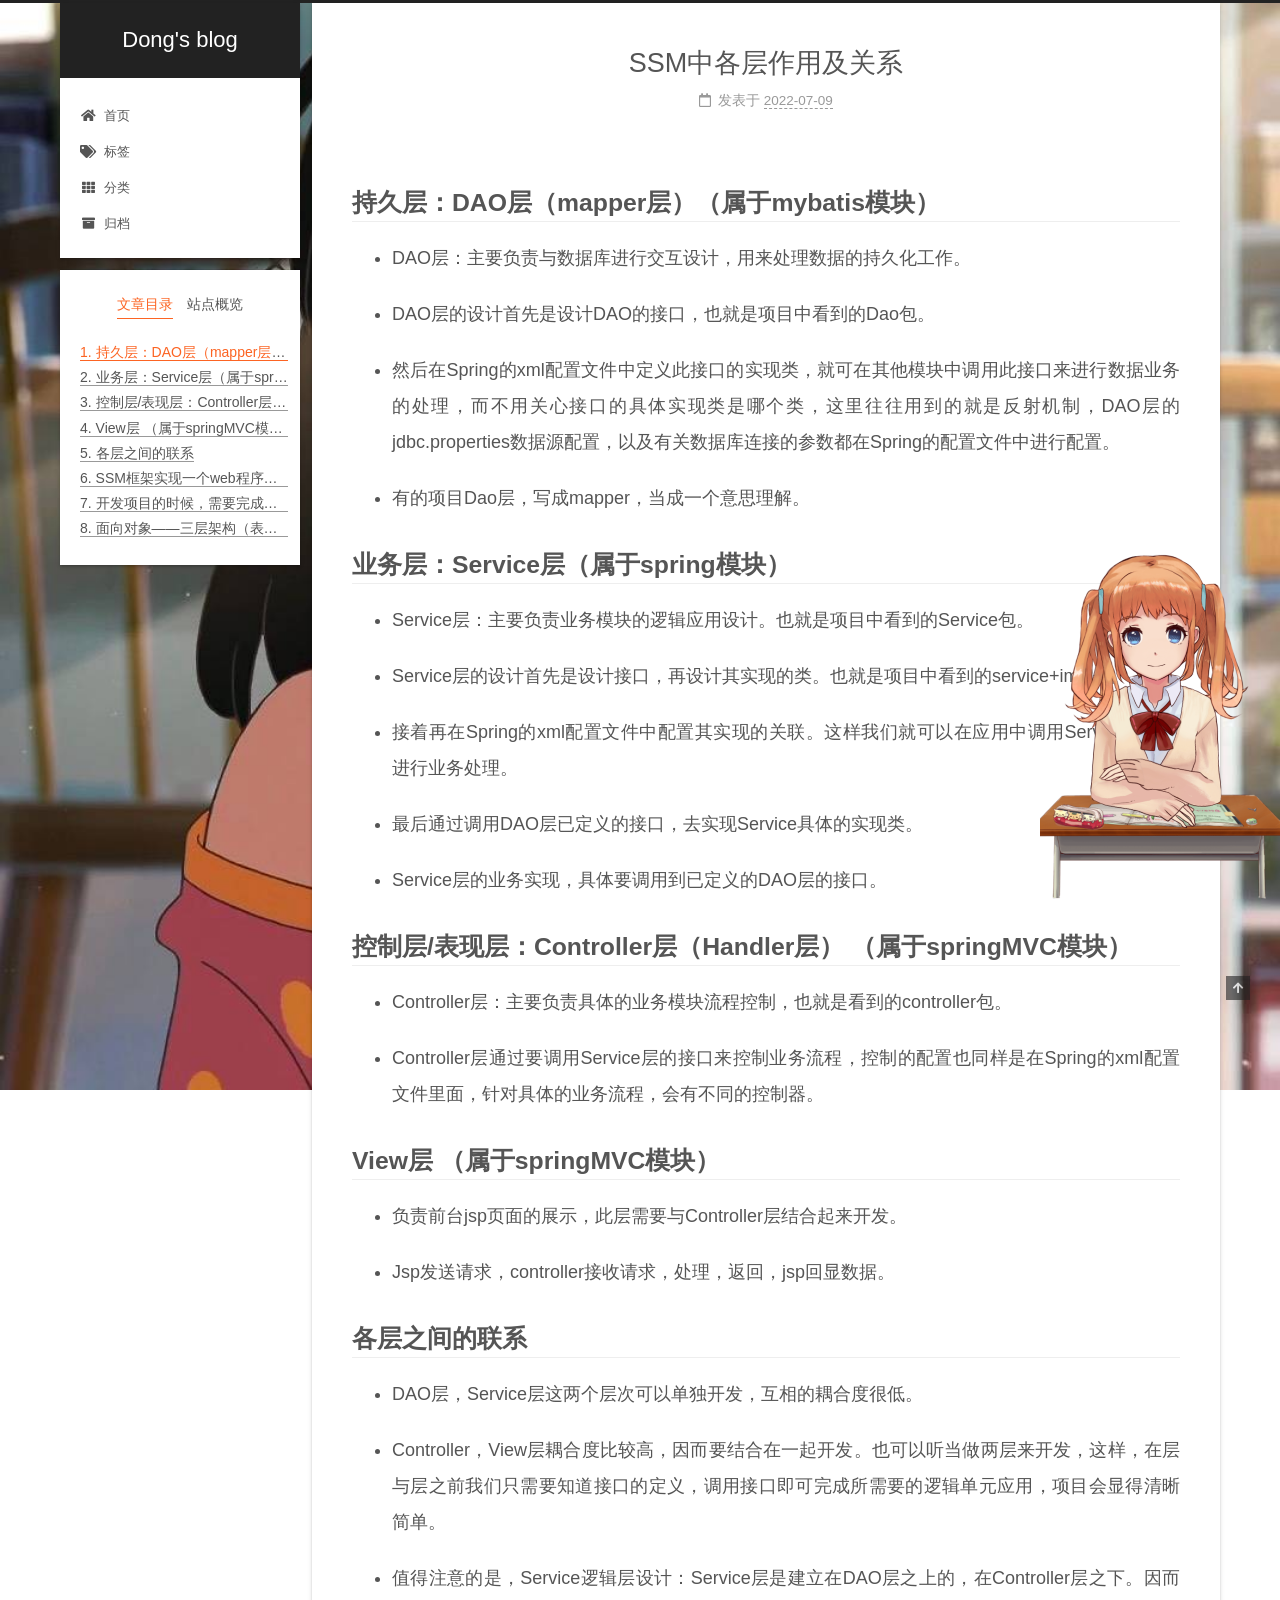
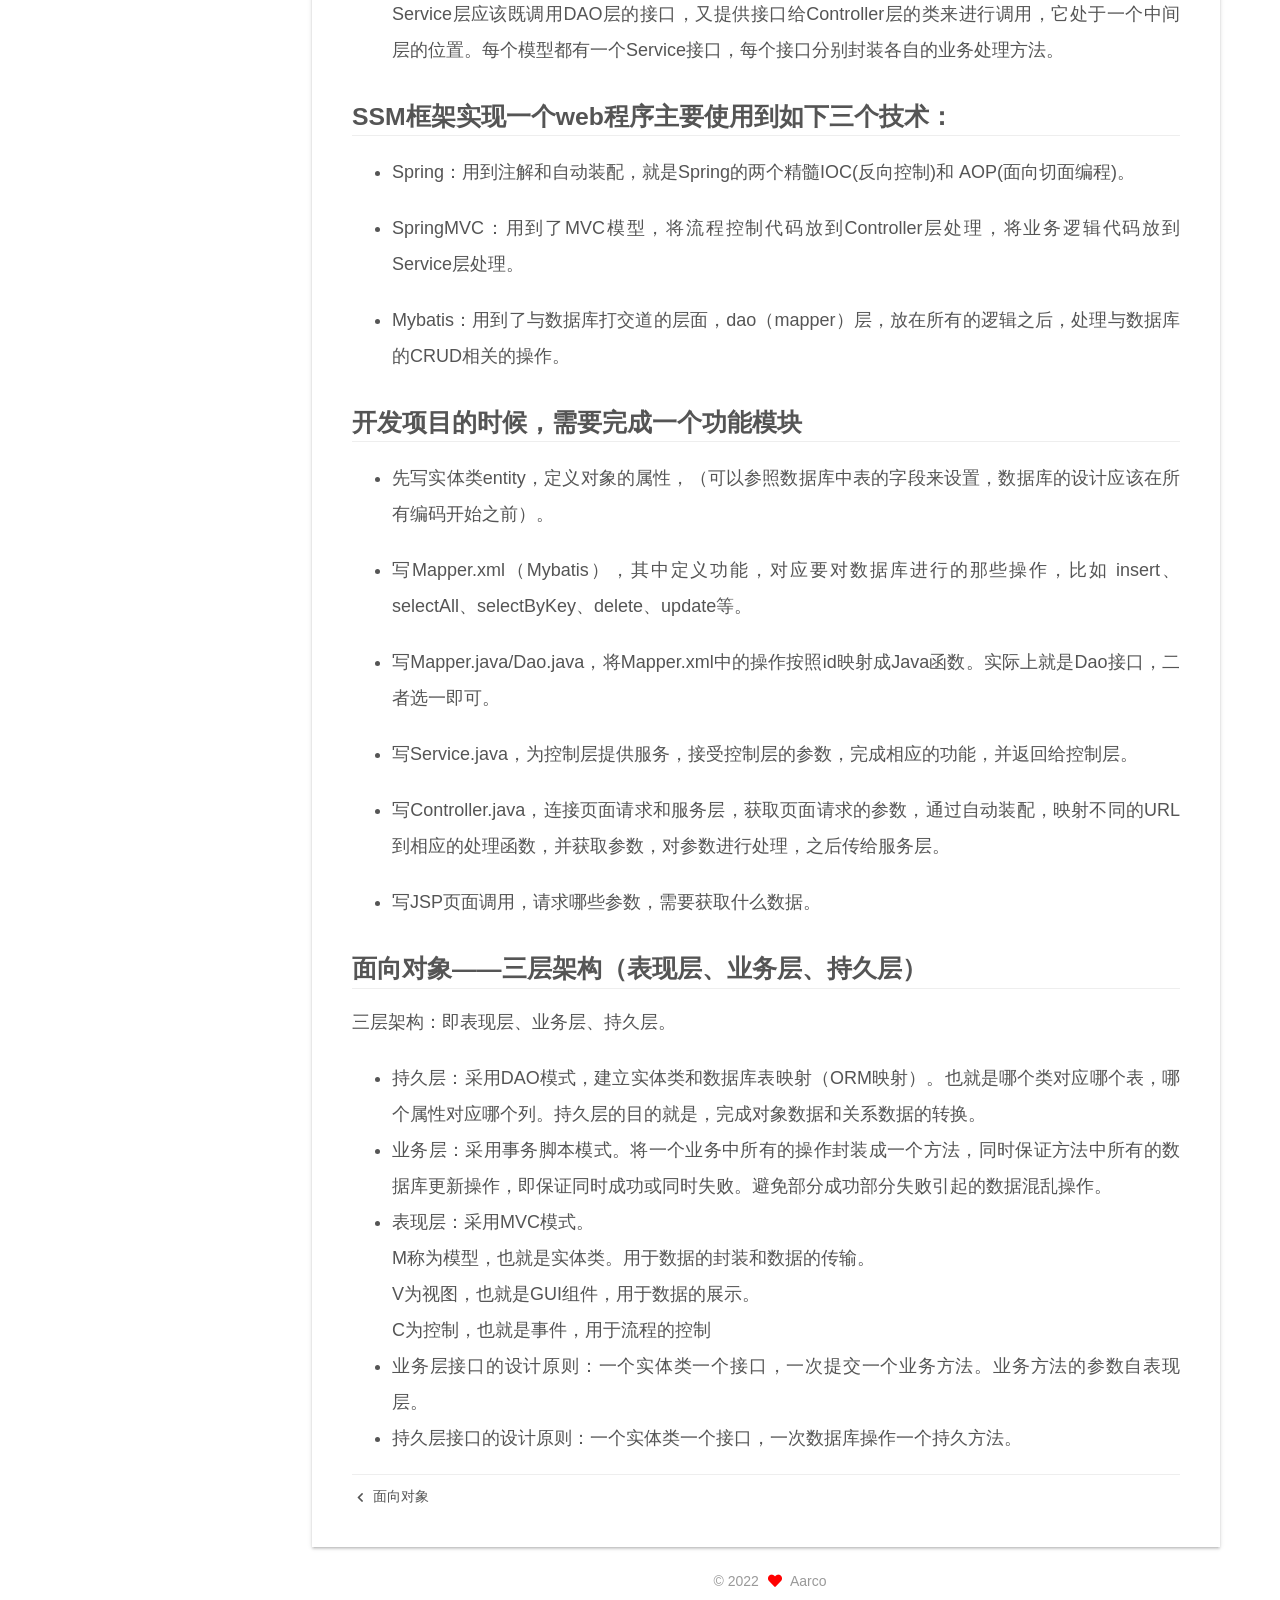
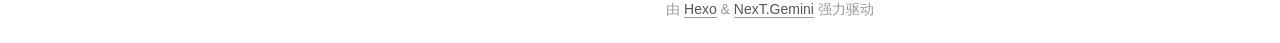
<file: 2022/07/09/SSM中各层作用及关系/index.html>
<!DOCTYPE html>
<html lang="zh-CN">
<head>
  <meta charset="UTF-8">
<meta name="viewport" content="width=device-width, initial-scale=1, maximum-scale=2">
<meta name="theme-color" content="#222">
<meta name="generator" content="Hexo 6.2.0">
  <link rel="apple-touch-icon" sizes="180x180" href="/images/apple-touch-icon-next.png">
  <link rel="icon" type="image/png" sizes="32x32" href="/images/favicon-32x32-next.png">
  <link rel="icon" type="image/png" sizes="16x16" href="/images/favicon-16x16-next.png">
  <link rel="mask-icon" href="/images/logo.svg" color="#222">

<link rel="stylesheet" href="/css/main.css">


<link rel="stylesheet" href="/lib/font-awesome/css/all.min.css">

<script id="hexo-configurations">
    var NexT = window.NexT || {};
    var CONFIG = {"hostname":"example.com","root":"/","scheme":"Gemini","version":"7.8.0","exturl":false,"sidebar":{"position":"left","display":"post","padding":18,"offset":12,"onmobile":false},"copycode":{"enable":false,"show_result":false,"style":null},"back2top":{"enable":true,"sidebar":false,"scrollpercent":false},"bookmark":{"enable":false,"color":"#222","save":"auto"},"fancybox":false,"mediumzoom":false,"lazyload":false,"pangu":false,"comments":{"style":"tabs","active":null,"storage":true,"lazyload":false,"nav":null},"algolia":{"hits":{"per_page":10},"labels":{"input_placeholder":"Search for Posts","hits_empty":"We didn't find any results for the search: ${query}","hits_stats":"${hits} results found in ${time} ms"}},"localsearch":{"enable":false,"trigger":"auto","top_n_per_article":1,"unescape":false,"preload":false},"motion":{"enable":true,"async":false,"transition":{"post_block":"fadeIn","post_header":"slideDownIn","post_body":"slideDownIn","coll_header":"slideLeftIn","sidebar":"slideUpIn"}}};
  </script>

  <meta name="description" content="持久层：DAO层（mapper层）（属于mybatis模块） DAO层：主要负责与数据库进行交互设计，用来处理数据的持久化工作。  DAO层的设计首先是设计DAO的接口，也就是项目中看到的Dao包。  然后在Spring的xml配置文件中定义此接口的实现类，就可在其他模块中调用此接口来进行数据业务的处理，而不用关心接口的具体实现类是哪个类，这里往往用到的就是反射机制，DAO层的jdbc.prope">
<meta property="og:type" content="article">
<meta property="og:title" content="SSM中各层作用及关系">
<meta property="og:url" content="http://example.com/2022/07/09/SSM%E4%B8%AD%E5%90%84%E5%B1%82%E4%BD%9C%E7%94%A8%E5%8F%8A%E5%85%B3%E7%B3%BB/index.html">
<meta property="og:site_name" content="Dong&#39;s blog">
<meta property="og:description" content="持久层：DAO层（mapper层）（属于mybatis模块） DAO层：主要负责与数据库进行交互设计，用来处理数据的持久化工作。  DAO层的设计首先是设计DAO的接口，也就是项目中看到的Dao包。  然后在Spring的xml配置文件中定义此接口的实现类，就可在其他模块中调用此接口来进行数据业务的处理，而不用关心接口的具体实现类是哪个类，这里往往用到的就是反射机制，DAO层的jdbc.prope">
<meta property="og:locale" content="zh_CN">
<meta property="article:published_time" content="2022-07-09T09:32:29.000Z">
<meta property="article:modified_time" content="2022-07-09T09:34:23.088Z">
<meta property="article:author" content="Aarco">
<meta name="twitter:card" content="summary">

<link rel="canonical" href="http://example.com/2022/07/09/SSM%E4%B8%AD%E5%90%84%E5%B1%82%E4%BD%9C%E7%94%A8%E5%8F%8A%E5%85%B3%E7%B3%BB/">


<script id="page-configurations">
  // https://hexo.io/docs/variables.html
  CONFIG.page = {
    sidebar: "",
    isHome : false,
    isPost : true,
    lang   : 'zh-CN'
  };
</script>

  <title>SSM中各层作用及关系 | Dong's blog</title>
  






  <noscript>
  <style>
  .use-motion .brand,
  .use-motion .menu-item,
  .sidebar-inner,
  .use-motion .post-block,
  .use-motion .pagination,
  .use-motion .comments,
  .use-motion .post-header,
  .use-motion .post-body,
  .use-motion .collection-header { opacity: initial; }

  .use-motion .site-title,
  .use-motion .site-subtitle {
    opacity: initial;
    top: initial;
  }

  .use-motion .logo-line-before i { left: initial; }
  .use-motion .logo-line-after i { right: initial; }
  </style>
</noscript>

</head>

<body itemscope itemtype="http://schema.org/WebPage">
  <div class="container use-motion">
    <div class="headband"></div>

    <header class="header" itemscope itemtype="http://schema.org/WPHeader">
      <div class="header-inner"><div class="site-brand-container">
  <div class="site-nav-toggle">
    <div class="toggle" aria-label="切换导航栏">
      <span class="toggle-line toggle-line-first"></span>
      <span class="toggle-line toggle-line-middle"></span>
      <span class="toggle-line toggle-line-last"></span>
    </div>
  </div>

  <div class="site-meta">

    <a href="/" class="brand" rel="start">
      <span class="logo-line-before"><i></i></span>
      <h1 class="site-title">Dong's blog</h1>
      <span class="logo-line-after"><i></i></span>
    </a>
  </div>

  <div class="site-nav-right">
    <div class="toggle popup-trigger">
    </div>
  </div>
</div>




<nav class="site-nav">
  <ul id="menu" class="main-menu menu">
        <li class="menu-item menu-item-home">

    <a href="/" rel="section"><i class="fa fa-home fa-fw"></i>首页</a>

  </li>
        <li class="menu-item menu-item-tags">

    <a href="/tags/" rel="section"><i class="fa fa-tags fa-fw"></i>标签</a>

  </li>
        <li class="menu-item menu-item-categories">

    <a href="/categories/" rel="section"><i class="fa fa-th fa-fw"></i>分类</a>

  </li>
        <li class="menu-item menu-item-archives">

    <a href="/archives/" rel="section"><i class="fa fa-archive fa-fw"></i>归档</a>

  </li>
  </ul>
</nav>




</div>
    </header>

    
  <div class="back-to-top">
    <i class="fa fa-arrow-up"></i>
    <span>0%</span>
  </div>


    <main class="main">
      <div class="main-inner">
        <div class="content-wrap">
          

          <div class="content post posts-expand">
            

    
  
  
  <article itemscope itemtype="http://schema.org/Article" class="post-block" lang="zh-CN">
    <link itemprop="mainEntityOfPage" href="http://example.com/2022/07/09/SSM%E4%B8%AD%E5%90%84%E5%B1%82%E4%BD%9C%E7%94%A8%E5%8F%8A%E5%85%B3%E7%B3%BB/">

    <span hidden itemprop="author" itemscope itemtype="http://schema.org/Person">
      <meta itemprop="image" content="/images/maomao.jpeg">
      <meta itemprop="name" content="Aarco">
      <meta itemprop="description" content="Keep Learning">
    </span>

    <span hidden itemprop="publisher" itemscope itemtype="http://schema.org/Organization">
      <meta itemprop="name" content="Dong's blog">
    </span>
      <header class="post-header">
        <h1 class="post-title" itemprop="name headline">
          SSM中各层作用及关系
        </h1>

        <div class="post-meta">
            <span class="post-meta-item">
              <span class="post-meta-item-icon">
                <i class="far fa-calendar"></i>
              </span>
              <span class="post-meta-item-text">发表于</span>
              

              <time title="创建时间：2022-07-09 17:32:29 / 修改时间：17:34:23" itemprop="dateCreated datePublished" datetime="2022-07-09T17:32:29+08:00">2022-07-09</time>
            </span>

          

        </div>
      </header>

    
    
    
    <div class="post-body" itemprop="articleBody">

      
        <h2 id="持久层：DAO层（mapper层）（属于mybatis模块）"><a href="#持久层：DAO层（mapper层）（属于mybatis模块）" class="headerlink" title="持久层：DAO层（mapper层）（属于mybatis模块）"></a>持久层：DAO层（mapper层）（属于mybatis模块）</h2><ul>
<li><p>DAO层：主要负责与数据库进行交互设计，用来处理数据的持久化工作。</p>
</li>
<li><p>DAO层的设计首先是设计DAO的接口，也就是项目中看到的Dao包。</p>
</li>
<li><p>然后在Spring的xml配置文件中定义此接口的实现类，就可在其他模块中调用此接口来进行数据业务的处理，而不用关心接口的具体实现类是哪个类，这里往往用到的就是反射机制，DAO层的jdbc.properties数据源配置，以及有关数据库连接的参数都在Spring的配置文件中进行配置。</p>
</li>
<li><p>有的项目Dao层，写成mapper，当成一个意思理解。</p>
</li>
</ul>
<h2 id="业务层：Service层（属于spring模块）"><a href="#业务层：Service层（属于spring模块）" class="headerlink" title="业务层：Service层（属于spring模块）"></a>业务层：Service层（属于spring模块）</h2><ul>
<li><p>Service层：主要负责业务模块的逻辑应用设计。也就是项目中看到的Service包。</p>
</li>
<li><p>Service层的设计首先是设计接口，再设计其实现的类。也就是项目中看到的service+impl包。</p>
</li>
<li><p>接着再在Spring的xml配置文件中配置其实现的关联。这样我们就可以在应用中调用Service接口来进行业务处理。</p>
</li>
<li><p>最后通过调用DAO层已定义的接口，去实现Service具体的实现类。</p>
</li>
<li><p>Service层的业务实现，具体要调用到已定义的DAO层的接口。</p>
</li>
</ul>
<h2 id="控制层-x2F-表现层：Controller层（Handler层）-（属于springMVC模块）"><a href="#控制层-x2F-表现层：Controller层（Handler层）-（属于springMVC模块）" class="headerlink" title="控制层&#x2F;表现层：Controller层（Handler层） （属于springMVC模块）"></a>控制层&#x2F;表现层：Controller层（Handler层） （属于springMVC模块）</h2><ul>
<li><p>Controller层：主要负责具体的业务模块流程控制，也就是看到的controller包。</p>
</li>
<li><p>Controller层通过要调用Service层的接口来控制业务流程，控制的配置也同样是在Spring的xml配置文件里面，针对具体的业务流程，会有不同的控制器。</p>
</li>
</ul>
<h2 id="View层-（属于springMVC模块）"><a href="#View层-（属于springMVC模块）" class="headerlink" title="View层 （属于springMVC模块）"></a>View层 （属于springMVC模块）</h2><ul>
<li><p>负责前台jsp页面的展示，此层需要与Controller层结合起来开发。</p>
</li>
<li><p>Jsp发送请求，controller接收请求，处理，返回，jsp回显数据。</p>
</li>
</ul>
<h2 id="各层之间的联系"><a href="#各层之间的联系" class="headerlink" title="各层之间的联系"></a>各层之间的联系</h2><ul>
<li><p>DAO层，Service层这两个层次可以单独开发，互相的耦合度很低。</p>
</li>
<li><p>Controller，View层耦合度比较高，因而要结合在一起开发。也可以听当做两层来开发，这样，在层与层之前我们只需要知道接口的定义，调用接口即可完成所需要的逻辑单元应用，项目会显得清晰简单。</p>
</li>
<li><p>值得注意的是，Service逻辑层设计：Service层是建立在DAO层之上的，在Controller层之下。因而Service层应该既调用DAO层的接口，又提供接口给Controller层的类来进行调用，它处于一个中间层的位置。每个模型都有一个Service接口，每个接口分别封装各自的业务处理方法。</p>
</li>
</ul>
<h2 id="SSM框架实现一个web程序主要使用到如下三个技术："><a href="#SSM框架实现一个web程序主要使用到如下三个技术：" class="headerlink" title="SSM框架实现一个web程序主要使用到如下三个技术："></a>SSM框架实现一个web程序主要使用到如下三个技术：</h2><ul>
<li><p>Spring：用到注解和自动装配，就是Spring的两个精髓IOC(反向控制)和 AOP(面向切面编程)。</p>
</li>
<li><p>SpringMVC：用到了MVC模型，将流程控制代码放到Controller层处理，将业务逻辑代码放到Service层处理。</p>
</li>
<li><p>Mybatis：用到了与数据库打交道的层面，dao（mapper）层，放在所有的逻辑之后，处理与数据库的CRUD相关的操作。</p>
</li>
</ul>
<h2 id="开发项目的时候，需要完成一个功能模块"><a href="#开发项目的时候，需要完成一个功能模块" class="headerlink" title="开发项目的时候，需要完成一个功能模块"></a>开发项目的时候，需要完成一个功能模块</h2><ul>
<li><p>先写实体类entity，定义对象的属性，（可以参照数据库中表的字段来设置，数据库的设计应该在所有编码开始之前）。</p>
</li>
<li><p>写Mapper.xml（Mybatis），其中定义功能，对应要对数据库进行的那些操作，比如 insert、selectAll、selectByKey、delete、update等。</p>
</li>
<li><p>写Mapper.java&#x2F;Dao.java，将Mapper.xml中的操作按照id映射成Java函数。实际上就是Dao接口，二者选一即可。</p>
</li>
<li><p>写Service.java，为控制层提供服务，接受控制层的参数，完成相应的功能，并返回给控制层。</p>
</li>
<li><p>写Controller.java，连接页面请求和服务层，获取页面请求的参数，通过自动装配，映射不同的URL到相应的处理函数，并获取参数，对参数进行处理，之后传给服务层。</p>
</li>
<li><p>写JSP页面调用，请求哪些参数，需要获取什么数据。</p>
</li>
</ul>
<h2 id="面向对象——三层架构（表现层、业务层、持久层）"><a href="#面向对象——三层架构（表现层、业务层、持久层）" class="headerlink" title="面向对象——三层架构（表现层、业务层、持久层）"></a>面向对象——三层架构（表现层、业务层、持久层）</h2><p>三层架构：即表现层、业务层、持久层。</p>
<ul>
<li>持久层：采用DAO模式，建立实体类和数据库表映射（ORM映射）。也就是哪个类对应哪个表，哪个属性对应哪个列。持久层的目的就是，完成对象数据和关系数据的转换。</li>
<li>业务层：采用事务脚本模式。将一个业务中所有的操作封装成一个方法，同时保证方法中所有的数据库更新操作，即保证同时成功或同时失败。避免部分成功部分失败引起的数据混乱操作。</li>
<li>表现层：采用MVC模式。<br>M称为模型，也就是实体类。用于数据的封装和数据的传输。<br>V为视图，也就是GUI组件，用于数据的展示。<br>C为控制，也就是事件，用于流程的控制</li>
<li>业务层接口的设计原则：一个实体类一个接口，一次提交一个业务方法。业务方法的参数自表现层。</li>
<li>持久层接口的设计原则：一个实体类一个接口，一次数据库操作一个持久方法。</li>
</ul>

    </div>

    
    
    

      <footer class="post-footer">

        


        
    <div class="post-nav">
      <div class="post-nav-item">
    <a href="/2022/07/06/%E9%9D%A2%E5%90%91%E5%AF%B9%E8%B1%A1/" rel="prev" title="面向对象">
      <i class="fa fa-chevron-left"></i> 面向对象
    </a></div>
      <div class="post-nav-item"></div>
    </div>
      </footer>
    
  </article>
  
  
  



          </div>
          

<script>
  window.addEventListener('tabs:register', () => {
    let { activeClass } = CONFIG.comments;
    if (CONFIG.comments.storage) {
      activeClass = localStorage.getItem('comments_active') || activeClass;
    }
    if (activeClass) {
      let activeTab = document.querySelector(`a[href="#comment-${activeClass}"]`);
      if (activeTab) {
        activeTab.click();
      }
    }
  });
  if (CONFIG.comments.storage) {
    window.addEventListener('tabs:click', event => {
      if (!event.target.matches('.tabs-comment .tab-content .tab-pane')) return;
      let commentClass = event.target.classList[1];
      localStorage.setItem('comments_active', commentClass);
    });
  }
</script>

        </div>
          
  
  <div class="toggle sidebar-toggle">
    <span class="toggle-line toggle-line-first"></span>
    <span class="toggle-line toggle-line-middle"></span>
    <span class="toggle-line toggle-line-last"></span>
  </div>

  <aside class="sidebar">
    <div class="sidebar-inner">

      <ul class="sidebar-nav motion-element">
        <li class="sidebar-nav-toc">
          文章目录
        </li>
        <li class="sidebar-nav-overview">
          站点概览
        </li>
      </ul>

      <!--noindex-->
      <div class="post-toc-wrap sidebar-panel">
          <div class="post-toc motion-element"><ol class="nav"><li class="nav-item nav-level-2"><a class="nav-link" href="#%E6%8C%81%E4%B9%85%E5%B1%82%EF%BC%9ADAO%E5%B1%82%EF%BC%88mapper%E5%B1%82%EF%BC%89%EF%BC%88%E5%B1%9E%E4%BA%8Emybatis%E6%A8%A1%E5%9D%97%EF%BC%89"><span class="nav-number">1.</span> <span class="nav-text">持久层：DAO层（mapper层）（属于mybatis模块）</span></a></li><li class="nav-item nav-level-2"><a class="nav-link" href="#%E4%B8%9A%E5%8A%A1%E5%B1%82%EF%BC%9AService%E5%B1%82%EF%BC%88%E5%B1%9E%E4%BA%8Espring%E6%A8%A1%E5%9D%97%EF%BC%89"><span class="nav-number">2.</span> <span class="nav-text">业务层：Service层（属于spring模块）</span></a></li><li class="nav-item nav-level-2"><a class="nav-link" href="#%E6%8E%A7%E5%88%B6%E5%B1%82-x2F-%E8%A1%A8%E7%8E%B0%E5%B1%82%EF%BC%9AController%E5%B1%82%EF%BC%88Handler%E5%B1%82%EF%BC%89-%EF%BC%88%E5%B1%9E%E4%BA%8EspringMVC%E6%A8%A1%E5%9D%97%EF%BC%89"><span class="nav-number">3.</span> <span class="nav-text">控制层&#x2F;表现层：Controller层（Handler层） （属于springMVC模块）</span></a></li><li class="nav-item nav-level-2"><a class="nav-link" href="#View%E5%B1%82-%EF%BC%88%E5%B1%9E%E4%BA%8EspringMVC%E6%A8%A1%E5%9D%97%EF%BC%89"><span class="nav-number">4.</span> <span class="nav-text">View层 （属于springMVC模块）</span></a></li><li class="nav-item nav-level-2"><a class="nav-link" href="#%E5%90%84%E5%B1%82%E4%B9%8B%E9%97%B4%E7%9A%84%E8%81%94%E7%B3%BB"><span class="nav-number">5.</span> <span class="nav-text">各层之间的联系</span></a></li><li class="nav-item nav-level-2"><a class="nav-link" href="#SSM%E6%A1%86%E6%9E%B6%E5%AE%9E%E7%8E%B0%E4%B8%80%E4%B8%AAweb%E7%A8%8B%E5%BA%8F%E4%B8%BB%E8%A6%81%E4%BD%BF%E7%94%A8%E5%88%B0%E5%A6%82%E4%B8%8B%E4%B8%89%E4%B8%AA%E6%8A%80%E6%9C%AF%EF%BC%9A"><span class="nav-number">6.</span> <span class="nav-text">SSM框架实现一个web程序主要使用到如下三个技术：</span></a></li><li class="nav-item nav-level-2"><a class="nav-link" href="#%E5%BC%80%E5%8F%91%E9%A1%B9%E7%9B%AE%E7%9A%84%E6%97%B6%E5%80%99%EF%BC%8C%E9%9C%80%E8%A6%81%E5%AE%8C%E6%88%90%E4%B8%80%E4%B8%AA%E5%8A%9F%E8%83%BD%E6%A8%A1%E5%9D%97"><span class="nav-number">7.</span> <span class="nav-text">开发项目的时候，需要完成一个功能模块</span></a></li><li class="nav-item nav-level-2"><a class="nav-link" href="#%E9%9D%A2%E5%90%91%E5%AF%B9%E8%B1%A1%E2%80%94%E2%80%94%E4%B8%89%E5%B1%82%E6%9E%B6%E6%9E%84%EF%BC%88%E8%A1%A8%E7%8E%B0%E5%B1%82%E3%80%81%E4%B8%9A%E5%8A%A1%E5%B1%82%E3%80%81%E6%8C%81%E4%B9%85%E5%B1%82%EF%BC%89"><span class="nav-number">8.</span> <span class="nav-text">面向对象——三层架构（表现层、业务层、持久层）</span></a></li></ol></div>
      </div>
      <!--/noindex-->

      <div class="site-overview-wrap sidebar-panel">
        <div class="site-author motion-element" itemprop="author" itemscope itemtype="http://schema.org/Person">
    <img class="site-author-image" itemprop="image" alt="Aarco"
      src="/images/maomao.jpeg">
  <p class="site-author-name" itemprop="name">Aarco</p>
  <div class="site-description" itemprop="description">Keep Learning</div>
</div>
<div class="site-state-wrap motion-element">
  <nav class="site-state">
      <div class="site-state-item site-state-posts">
          <a href="/archives/">
        
          <span class="site-state-item-count">3</span>
          <span class="site-state-item-name">日志</span>
        </a>
      </div>
  </nav>
</div>
  <div class="links-of-author motion-element">
      <span class="links-of-author-item">
        <a href="https://github.com/xiaodongace" title="GitHub → https:&#x2F;&#x2F;github.com&#x2F;xiaodongace" rel="noopener" target="_blank"><i class="fab fa-github fa-fw"></i>GitHub</a>
      </span>
      <span class="links-of-author-item">
        <a href="/2304334266@qq.com" title="E-Mail → 2304334266@qq.com"><i class="fa fa-envelope fa-fw"></i>E-Mail</a>
      </span>
  </div>



      </div>

    </div>
  </aside>
  <div id="sidebar-dimmer"></div>


      </div>
    </main>

    <footer class="footer">
      <div class="footer-inner">
        

        

<div class="copyright">
  
  &copy; 
  <span itemprop="copyrightYear">2022</span>
  <span class="with-love">
    <i class="fa fa-heart"></i>
  </span>
  <span class="author" itemprop="copyrightHolder">Aarco</span>
</div>
  <div class="powered-by">由 <a href="https://hexo.io/" class="theme-link" rel="noopener" target="_blank">Hexo</a> & <a href="https://theme-next.org/" class="theme-link" rel="noopener" target="_blank">NexT.Gemini</a> 强力驱动
  </div>

        








      </div>
    </footer>
  </div>

  
  <script src="/lib/anime.min.js"></script>
  <script src="/lib/velocity/velocity.min.js"></script>
  <script src="/lib/velocity/velocity.ui.min.js"></script>

<script src="/js/utils.js"></script>

<script src="/js/motion.js"></script>


<script src="/js/schemes/pisces.js"></script>


<script src="/js/next-boot.js"></script>




  















  

  

<script src="/live2dw/lib/L2Dwidget.min.js?094cbace49a39548bed64abff5988b05"></script><script>L2Dwidget.init({"pluginModelPath":"assets/","model":{"jsonPath":"/live2dw/assets/shizuku.model.json"},"display":{"position":"right","width":240,"height":500},"mobile":{"show":false},"rect":"opacity:0.9","log":false,"pluginJsPath":"lib/","pluginRootPath":"live2dw/","tagMode":false});</script></body>
</html>
</file>
<file: css/main.css>
:root {
  --body-bg-color: #eee;
  --content-bg-color: #fff;
  --card-bg-color: #f5f5f5;
  --text-color: #555;
  --blockquote-color: #666;
  --link-color: #555;
  --link-hover-color: #222;
  --brand-color: #fff;
  --brand-hover-color: #fff;
  --table-row-odd-bg-color: #f9f9f9;
  --table-row-hover-bg-color: #f5f5f5;
  --menu-item-bg-color: #f5f5f5;
  --btn-default-bg: #fff;
  --btn-default-color: #555;
  --btn-default-border-color: #555;
  --btn-default-hover-bg: #222;
  --btn-default-hover-color: #fff;
  --btn-default-hover-border-color: #222;
}
html {
  line-height: 1.15; /* 1 */
  -webkit-text-size-adjust: 100%; /* 2 */
}
body {
  margin: 0;
}
main {
  display: block;
}
h1 {
  font-size: 2em;
  margin: 0.67em 0;
}
hr {
  box-sizing: content-box; /* 1 */
  height: 0; /* 1 */
  overflow: visible; /* 2 */
}
pre {
  font-family: monospace, monospace; /* 1 */
  font-size: 1em; /* 2 */
}
a {
  background: transparent;
}
abbr[title] {
  border-bottom: none; /* 1 */
  text-decoration: underline; /* 2 */
  text-decoration: underline dotted; /* 2 */
}
b,
strong {
  font-weight: bolder;
}
code,
kbd,
samp {
  font-family: monospace, monospace; /* 1 */
  font-size: 1em; /* 2 */
}
small {
  font-size: 80%;
}
sub,
sup {
  font-size: 75%;
  line-height: 0;
  position: relative;
  vertical-align: baseline;
}
sub {
  bottom: -0.25em;
}
sup {
  top: -0.5em;
}
img {
  border-style: none;
}
button,
input,
optgroup,
select,
textarea {
  font-family: inherit; /* 1 */
  font-size: 100%; /* 1 */
  line-height: 1.15; /* 1 */
  margin: 0; /* 2 */
}
button,
input {
/* 1 */
  overflow: visible;
}
button,
select {
/* 1 */
  text-transform: none;
}
button,
[type='button'],
[type='reset'],
[type='submit'] {
  -webkit-appearance: button;
}
button::-moz-focus-inner,
[type='button']::-moz-focus-inner,
[type='reset']::-moz-focus-inner,
[type='submit']::-moz-focus-inner {
  border-style: none;
  padding: 0;
}
button:-moz-focusring,
[type='button']:-moz-focusring,
[type='reset']:-moz-focusring,
[type='submit']:-moz-focusring {
  outline: 1px dotted ButtonText;
}
fieldset {
  padding: 0.35em 0.75em 0.625em;
}
legend {
  box-sizing: border-box; /* 1 */
  color: inherit; /* 2 */
  display: table; /* 1 */
  max-width: 100%; /* 1 */
  padding: 0; /* 3 */
  white-space: normal; /* 1 */
}
progress {
  vertical-align: baseline;
}
textarea {
  overflow: auto;
}
[type='checkbox'],
[type='radio'] {
  box-sizing: border-box; /* 1 */
  padding: 0; /* 2 */
}
[type='number']::-webkit-inner-spin-button,
[type='number']::-webkit-outer-spin-button {
  height: auto;
}
[type='search'] {
  outline-offset: -2px; /* 2 */
  -webkit-appearance: textfield; /* 1 */
}
[type='search']::-webkit-search-decoration {
  -webkit-appearance: none;
}
::-webkit-file-upload-button {
  font: inherit; /* 2 */
  -webkit-appearance: button; /* 1 */
}
details {
  display: block;
}
summary {
  display: list-item;
}
template {
  display: none;
}
[hidden] {
  display: none;
}
::selection {
  background: #262a30;
  color: #eee;
}
html,
body {
  height: 100%;
}
body {
  background: var(--body-bg-color);
  color: var(--text-color);
  font-family: 'Lato', "PingFang SC", "Microsoft YaHei", sans-serif;
  font-size: 1em;
  line-height: 2;
}
@media (max-width: 991px) {
  body {
    padding-left: 0 !important;
    padding-right: 0 !important;
  }
}
h1,
h2,
h3,
h4,
h5,
h6 {
  font-family: 'Lato', "PingFang SC", "Microsoft YaHei", sans-serif;
  font-weight: bold;
  line-height: 1.5;
  margin: 20px 0 15px;
}
h1 {
  font-size: 1.5em;
}
h2 {
  font-size: 1.375em;
}
h3 {
  font-size: 1.25em;
}
h4 {
  font-size: 1.125em;
}
h5 {
  font-size: 1em;
}
h6 {
  font-size: 0.875em;
}
p {
  margin: 0 0 20px 0;
}
a,
span.exturl {
  border-bottom: 1px solid #999;
  color: var(--link-color);
  outline: 0;
  text-decoration: none;
  overflow-wrap: break-word;
  word-wrap: break-word;
  cursor: pointer;
}
a:hover,
span.exturl:hover {
  border-bottom-color: var(--link-hover-color);
  color: var(--link-hover-color);
}
iframe,
img,
video {
  display: block;
  margin-left: auto;
  margin-right: auto;
  max-width: 100%;
}
hr {
  background-image: repeating-linear-gradient(-45deg, #ddd, #ddd 4px, transparent 4px, transparent 8px);
  border: 0;
  height: 3px;
  margin: 40px 0;
}
blockquote {
  border-left: 4px solid #ddd;
  color: var(--blockquote-color);
  margin: 0;
  padding: 0 15px;
}
blockquote cite::before {
  content: '-';
  padding: 0 5px;
}
dt {
  font-weight: bold;
}
dd {
  margin: 0;
  padding: 0;
}
kbd {
  background-color: #f5f5f5;
  background-image: linear-gradient(#eee, #fff, #eee);
  border: 1px solid #ccc;
  border-radius: 0.2em;
  box-shadow: 0.1em 0.1em 0.2em rgba(0,0,0,0.1);
  color: #555;
  font-family: inherit;
  padding: 0.1em 0.3em;
  white-space: nowrap;
}
.table-container {
  overflow: auto;
}
table {
  border-collapse: collapse;
  border-spacing: 0;
  font-size: 0.875em;
  margin: 0 0 20px 0;
  width: 100%;
}
tbody tr:nth-of-type(odd) {
  background: var(--table-row-odd-bg-color);
}
tbody tr:hover {
  background: var(--table-row-hover-bg-color);
}
caption,
th,
td {
  font-weight: normal;
  padding: 8px;
  vertical-align: middle;
}
th,
td {
  border: 1px solid #ddd;
  border-bottom: 3px solid #ddd;
}
th {
  font-weight: 700;
  padding-bottom: 10px;
}
td {
  border-bottom-width: 1px;
}
.btn {
  background: var(--btn-default-bg);
  border: 2px solid var(--btn-default-border-color);
  border-radius: 2px;
  color: var(--btn-default-color);
  display: inline-block;
  font-size: 0.875em;
  line-height: 2;
  padding: 0 20px;
  text-decoration: none;
  transition-property: background-color;
  transition-delay: 0s;
  transition-duration: 0.2s;
  transition-timing-function: ease-in-out;
}
.btn:hover {
  background: var(--btn-default-hover-bg);
  border-color: var(--btn-default-hover-border-color);
  color: var(--btn-default-hover-color);
}
.btn + .btn {
  margin: 0 0 8px 8px;
}
.btn .fa-fw {
  text-align: left;
  width: 1.285714285714286em;
}
.toggle {
  line-height: 0;
}
.toggle .toggle-line {
  background: #fff;
  display: inline-block;
  height: 2px;
  left: 0;
  position: relative;
  top: 0;
  transition: all 0.4s;
  vertical-align: top;
  width: 100%;
}
.toggle .toggle-line:not(:first-child) {
  margin-top: 3px;
}
.toggle.toggle-arrow .toggle-line-first {
  left: 50%;
  top: 2px;
  transform: rotate(45deg);
  width: 50%;
}
.toggle.toggle-arrow .toggle-line-middle {
  left: 2px;
  width: 90%;
}
.toggle.toggle-arrow .toggle-line-last {
  left: 50%;
  top: -2px;
  transform: rotate(-45deg);
  width: 50%;
}
.toggle.toggle-close .toggle-line-first {
  transform: rotate(-45deg);
  top: 5px;
}
.toggle.toggle-close .toggle-line-middle {
  opacity: 0;
}
.toggle.toggle-close .toggle-line-last {
  transform: rotate(45deg);
  top: -5px;
}
.highlight,
pre {
  background: #f7f7f7;
  color: #4d4d4c;
  line-height: 1.6;
  margin: 0 auto 20px;
}
pre,
code {
  font-family: consolas, Menlo, monospace, "PingFang SC", "Microsoft YaHei";
}
code {
  background: #eee;
  border-radius: 3px;
  color: #555;
  padding: 2px 4px;
  overflow-wrap: break-word;
  word-wrap: break-word;
}
.highlight *::selection {
  background: #d6d6d6;
}
.highlight pre {
  border: 0;
  margin: 0;
  padding: 10px 0;
}
.highlight table {
  border: 0;
  margin: 0;
  width: auto;
}
.highlight td {
  border: 0;
  padding: 0;
}
.highlight figcaption {
  background: #eff2f3;
  color: #4d4d4c;
  display: flex;
  font-size: 0.875em;
  justify-content: space-between;
  line-height: 1.2;
  padding: 0.5em;
}
.highlight figcaption a {
  color: #4d4d4c;
}
.highlight figcaption a:hover {
  border-bottom-color: #4d4d4c;
}
.highlight .gutter {
  -moz-user-select: none;
  -ms-user-select: none;
  -webkit-user-select: none;
  user-select: none;
}
.highlight .gutter pre {
  background: #eff2f3;
  color: #869194;
  padding-left: 10px;
  padding-right: 10px;
  text-align: right;
}
.highlight .code pre {
  background: #f7f7f7;
  padding-left: 10px;
  width: 100%;
}
.gist table {
  width: auto;
}
.gist table td {
  border: 0;
}
pre {
  overflow: auto;
  padding: 10px;
}
pre code {
  background: none;
  color: #4d4d4c;
  font-size: 0.875em;
  padding: 0;
  text-shadow: none;
}
pre .deletion {
  background: #fdd;
}
pre .addition {
  background: #dfd;
}
pre .meta {
  color: #eab700;
  -moz-user-select: none;
  -ms-user-select: none;
  -webkit-user-select: none;
  user-select: none;
}
pre .comment {
  color: #8e908c;
}
pre .variable,
pre .attribute,
pre .tag,
pre .name,
pre .regexp,
pre .ruby .constant,
pre .xml .tag .title,
pre .xml .pi,
pre .xml .doctype,
pre .html .doctype,
pre .css .id,
pre .css .class,
pre .css .pseudo {
  color: #c82829;
}
pre .number,
pre .preprocessor,
pre .built_in,
pre .builtin-name,
pre .literal,
pre .params,
pre .constant,
pre .command {
  color: #f5871f;
}
pre .ruby .class .title,
pre .css .rules .attribute,
pre .string,
pre .symbol,
pre .value,
pre .inheritance,
pre .header,
pre .ruby .symbol,
pre .xml .cdata,
pre .special,
pre .formula {
  color: #718c00;
}
pre .title,
pre .css .hexcolor {
  color: #3e999f;
}
pre .function,
pre .python .decorator,
pre .python .title,
pre .ruby .function .title,
pre .ruby .title .keyword,
pre .perl .sub,
pre .javascript .title,
pre .coffeescript .title {
  color: #4271ae;
}
pre .keyword,
pre .javascript .function {
  color: #8959a8;
}
.blockquote-center {
  border-left: none;
  margin: 40px 0;
  padding: 0;
  position: relative;
  text-align: center;
}
.blockquote-center .fa {
  display: block;
  opacity: 0.6;
  position: absolute;
  width: 100%;
}
.blockquote-center .fa-quote-left {
  border-top: 1px solid #ccc;
  text-align: left;
  top: -20px;
}
.blockquote-center .fa-quote-right {
  border-bottom: 1px solid #ccc;
  text-align: right;
  bottom: -20px;
}
.blockquote-center p,
.blockquote-center div {
  text-align: center;
}
.post-body .group-picture img {
  margin: 0 auto;
  padding: 0 3px;
}
.group-picture-row {
  margin-bottom: 6px;
  overflow: hidden;
}
.group-picture-column {
  float: left;
  margin-bottom: 10px;
}
.post-body .label {
  color: #555;
  display: inline;
  padding: 0 2px;
}
.post-body .label.default {
  background: #f0f0f0;
}
.post-body .label.primary {
  background: #efe6f7;
}
.post-body .label.info {
  background: #e5f2f8;
}
.post-body .label.success {
  background: #e7f4e9;
}
.post-body .label.warning {
  background: #fcf6e1;
}
.post-body .label.danger {
  background: #fae8eb;
}
.post-body .tabs {
  margin-bottom: 20px;
}
.post-body .tabs,
.tabs-comment {
  display: block;
  padding-top: 10px;
  position: relative;
}
.post-body .tabs ul.nav-tabs,
.tabs-comment ul.nav-tabs {
  display: flex;
  flex-wrap: wrap;
  margin: 0;
  margin-bottom: -1px;
  padding: 0;
}
@media (max-width: 413px) {
  .post-body .tabs ul.nav-tabs,
  .tabs-comment ul.nav-tabs {
    display: block;
    margin-bottom: 5px;
  }
}
.post-body .tabs ul.nav-tabs li.tab,
.tabs-comment ul.nav-tabs li.tab {
  border-bottom: 1px solid #ddd;
  border-left: 1px solid transparent;
  border-right: 1px solid transparent;
  border-top: 3px solid transparent;
  flex-grow: 1;
  list-style-type: none;
  border-radius: 0 0 0 0;
}
@media (max-width: 413px) {
  .post-body .tabs ul.nav-tabs li.tab,
  .tabs-comment ul.nav-tabs li.tab {
    border-bottom: 1px solid transparent;
    border-left: 3px solid transparent;
    border-right: 1px solid transparent;
    border-top: 1px solid transparent;
  }
}
@media (max-width: 413px) {
  .post-body .tabs ul.nav-tabs li.tab,
  .tabs-comment ul.nav-tabs li.tab {
    border-radius: 0;
  }
}
.post-body .tabs ul.nav-tabs li.tab a,
.tabs-comment ul.nav-tabs li.tab a {
  border-bottom: initial;
  display: block;
  line-height: 1.8;
  outline: 0;
  padding: 0.25em 0.75em;
  text-align: center;
  transition-delay: 0s;
  transition-duration: 0.2s;
  transition-timing-function: ease-out;
}
.post-body .tabs ul.nav-tabs li.tab a i,
.tabs-comment ul.nav-tabs li.tab a i {
  width: 1.285714285714286em;
}
.post-body .tabs ul.nav-tabs li.tab.active,
.tabs-comment ul.nav-tabs li.tab.active {
  border-bottom: 1px solid transparent;
  border-left: 1px solid #ddd;
  border-right: 1px solid #ddd;
  border-top: 3px solid #fc6423;
}
@media (max-width: 413px) {
  .post-body .tabs ul.nav-tabs li.tab.active,
  .tabs-comment ul.nav-tabs li.tab.active {
    border-bottom: 1px solid #ddd;
    border-left: 3px solid #fc6423;
    border-right: 1px solid #ddd;
    border-top: 1px solid #ddd;
  }
}
.post-body .tabs ul.nav-tabs li.tab.active a,
.tabs-comment ul.nav-tabs li.tab.active a {
  color: var(--link-color);
  cursor: default;
}
.post-body .tabs .tab-content .tab-pane,
.tabs-comment .tab-content .tab-pane {
  border: 1px solid #ddd;
  border-top: 0;
  padding: 20px 20px 0 20px;
  border-radius: 0;
}
.post-body .tabs .tab-content .tab-pane:not(.active),
.tabs-comment .tab-content .tab-pane:not(.active) {
  display: none;
}
.post-body .tabs .tab-content .tab-pane.active,
.tabs-comment .tab-content .tab-pane.active {
  display: block;
}
.post-body .tabs .tab-content .tab-pane.active:nth-of-type(1),
.tabs-comment .tab-content .tab-pane.active:nth-of-type(1) {
  border-radius: 0 0 0 0;
}
@media (max-width: 413px) {
  .post-body .tabs .tab-content .tab-pane.active:nth-of-type(1),
  .tabs-comment .tab-content .tab-pane.active:nth-of-type(1) {
    border-radius: 0;
  }
}
.post-body .note {
  border-radius: 3px;
  margin-bottom: 20px;
  padding: 1em;
  position: relative;
  border: 1px solid #eee;
  border-left-width: 5px;
}
.post-body .note h2,
.post-body .note h3,
.post-body .note h4,
.post-body .note h5,
.post-body .note h6 {
  margin-top: 0;
  border-bottom: initial;
  margin-bottom: 0;
  padding-top: 0;
}
.post-body .note p:first-child,
.post-body .note ul:first-child,
.post-body .note ol:first-child,
.post-body .note table:first-child,
.post-body .note pre:first-child,
.post-body .note blockquote:first-child,
.post-body .note img:first-child {
  margin-top: 0;
}
.post-body .note p:last-child,
.post-body .note ul:last-child,
.post-body .note ol:last-child,
.post-body .note table:last-child,
.post-body .note pre:last-child,
.post-body .note blockquote:last-child,
.post-body .note img:last-child {
  margin-bottom: 0;
}
.post-body .note.default {
  border-left-color: #777;
}
.post-body .note.default h2,
.post-body .note.default h3,
.post-body .note.default h4,
.post-body .note.default h5,
.post-body .note.default h6 {
  color: #777;
}
.post-body .note.primary {
  border-left-color: #6f42c1;
}
.post-body .note.primary h2,
.post-body .note.primary h3,
.post-body .note.primary h4,
.post-body .note.primary h5,
.post-body .note.primary h6 {
  color: #6f42c1;
}
.post-body .note.info {
  border-left-color: #428bca;
}
.post-body .note.info h2,
.post-body .note.info h3,
.post-body .note.info h4,
.post-body .note.info h5,
.post-body .note.info h6 {
  color: #428bca;
}
.post-body .note.success {
  border-left-color: #5cb85c;
}
.post-body .note.success h2,
.post-body .note.success h3,
.post-body .note.success h4,
.post-body .note.success h5,
.post-body .note.success h6 {
  color: #5cb85c;
}
.post-body .note.warning {
  border-left-color: #f0ad4e;
}
.post-body .note.warning h2,
.post-body .note.warning h3,
.post-body .note.warning h4,
.post-body .note.warning h5,
.post-body .note.warning h6 {
  color: #f0ad4e;
}
.post-body .note.danger {
  border-left-color: #d9534f;
}
.post-body .note.danger h2,
.post-body .note.danger h3,
.post-body .note.danger h4,
.post-body .note.danger h5,
.post-body .note.danger h6 {
  color: #d9534f;
}
.pagination .prev,
.pagination .next,
.pagination .page-number,
.pagination .space {
  display: inline-block;
  margin: 0 10px;
  padding: 0 11px;
  position: relative;
  top: -1px;
}
@media (max-width: 767px) {
  .pagination .prev,
  .pagination .next,
  .pagination .page-number,
  .pagination .space {
    margin: 0 5px;
  }
}
.pagination {
  border-top: 1px solid #eee;
  margin: 120px 0 0;
  text-align: center;
}
.pagination .prev,
.pagination .next,
.pagination .page-number {
  border-bottom: 0;
  border-top: 1px solid #eee;
  transition-property: border-color;
  transition-delay: 0s;
  transition-duration: 0.2s;
  transition-timing-function: ease-in-out;
}
.pagination .prev:hover,
.pagination .next:hover,
.pagination .page-number:hover {
  border-top-color: #222;
}
.pagination .space {
  margin: 0;
  padding: 0;
}
.pagination .prev {
  margin-left: 0;
}
.pagination .next {
  margin-right: 0;
}
.pagination .page-number.current {
  background: #ccc;
  border-top-color: #ccc;
  color: #fff;
}
@media (max-width: 767px) {
  .pagination {
    border-top: none;
  }
  .pagination .prev,
  .pagination .next,
  .pagination .page-number {
    border-bottom: 1px solid #eee;
    border-top: 0;
    margin-bottom: 10px;
    padding: 0 10px;
  }
  .pagination .prev:hover,
  .pagination .next:hover,
  .pagination .page-number:hover {
    border-bottom-color: #222;
  }
}
.comments {
  margin-top: 60px;
  overflow: hidden;
}
.comment-button-group {
  display: flex;
  flex-wrap: wrap-reverse;
  justify-content: center;
  margin: 1em 0;
}
.comment-button-group .comment-button {
  margin: 0.1em 0.2em;
}
.comment-button-group .comment-button.active {
  background: var(--btn-default-hover-bg);
  border-color: var(--btn-default-hover-border-color);
  color: var(--btn-default-hover-color);
}
.comment-position {
  display: none;
}
.comment-position.active {
  display: block;
}
.tabs-comment {
  background: var(--content-bg-color);
  margin-top: 4em;
  padding-top: 0;
}
.tabs-comment .comments {
  border: 0;
  box-shadow: none;
  margin-top: 0;
  padding-top: 0;
}
.container {
  min-height: 100%;
  position: relative;
}
.main-inner {
  margin: 0 auto;
  width: calc(100% - 20px);
}
@media (min-width: 1200px) {
  .main-inner {
    width: 1160px;
  }
}
@media (min-width: 1600px) {
  .main-inner {
    width: 73%;
  }
}
@media (max-width: 767px) {
  .content-wrap {
    padding: 0 20px;
  }
}
.header {
  background: transparent;
}
.header-inner {
  margin: 0 auto;
  width: calc(100% - 20px);
}
@media (min-width: 1200px) {
  .header-inner {
    width: 1160px;
  }
}
@media (min-width: 1600px) {
  .header-inner {
    width: 73%;
  }
}
.site-brand-container {
  display: flex;
  flex-shrink: 0;
  padding: 0 10px;
}
.headband {
  background: #222;
  height: 3px;
}
.site-meta {
  flex-grow: 1;
  text-align: center;
}
@media (max-width: 767px) {
  .site-meta {
    text-align: center;
  }
}
.brand {
  border-bottom: none;
  color: var(--brand-color);
  display: inline-block;
  line-height: 1.375em;
  padding: 0 40px;
  position: relative;
}
.brand:hover {
  color: var(--brand-hover-color);
}
.site-title {
  font-family: 'Lato', "PingFang SC", "Microsoft YaHei", sans-serif;
  font-size: 1.375em;
  font-weight: normal;
  margin: 0;
}
.site-subtitle {
  color: #ddd;
  font-size: 0.8125em;
  margin: 10px 0;
}
.use-motion .brand {
  opacity: 0;
}
.use-motion .site-title,
.use-motion .site-subtitle,
.use-motion .custom-logo-image {
  opacity: 0;
  position: relative;
  top: -10px;
}
.site-nav-toggle,
.site-nav-right {
  display: none;
}
@media (max-width: 767px) {
  .site-nav-toggle,
  .site-nav-right {
    display: flex;
    flex-direction: column;
    justify-content: center;
  }
}
.site-nav-toggle .toggle,
.site-nav-right .toggle {
  color: var(--text-color);
  padding: 10px;
  width: 22px;
}
.site-nav-toggle .toggle .toggle-line,
.site-nav-right .toggle .toggle-line {
  background: var(--text-color);
  border-radius: 1px;
}
.site-nav {
  display: block;
}
@media (max-width: 767px) {
  .site-nav {
    clear: both;
    display: none;
  }
}
.site-nav.site-nav-on {
  display: block;
}
.menu {
  margin-top: 20px;
  padding-left: 0;
  text-align: center;
}
.menu-item {
  display: inline-block;
  list-style: none;
  margin: 0 10px;
}
@media (max-width: 767px) {
  .menu-item {
    display: block;
    margin-top: 10px;
  }
  .menu-item.menu-item-search {
    display: none;
  }
}
.menu-item a,
.menu-item span.exturl {
  border-bottom: 0;
  display: block;
  font-size: 0.8125em;
  transition-property: border-color;
  transition-delay: 0s;
  transition-duration: 0.2s;
  transition-timing-function: ease-in-out;
}
@media (hover: none) {
  .menu-item a:hover,
  .menu-item span.exturl:hover {
    border-bottom-color: transparent !important;
  }
}
.menu-item .fa,
.menu-item .fab,
.menu-item .far,
.menu-item .fas {
  margin-right: 8px;
}
.menu-item .badge {
  display: inline-block;
  font-weight: bold;
  line-height: 1;
  margin-left: 0.35em;
  margin-top: 0.35em;
  text-align: center;
  white-space: nowrap;
}
@media (max-width: 767px) {
  .menu-item .badge {
    float: right;
    margin-left: 0;
  }
}
.menu-item-active a,
.menu .menu-item a:hover,
.menu .menu-item span.exturl:hover {
  background: var(--menu-item-bg-color);
}
.use-motion .menu-item {
  opacity: 0;
}
.sidebar {
  background: #222;
  bottom: 0;
  box-shadow: inset 0 2px 6px #000;
  position: fixed;
  top: 0;
}
@media (max-width: 991px) {
  .sidebar {
    display: none;
  }
}
.sidebar-inner {
  color: #999;
  padding: 18px 10px;
  text-align: center;
}
.cc-license {
  margin-top: 10px;
  text-align: center;
}
.cc-license .cc-opacity {
  border-bottom: none;
  opacity: 0.7;
}
.cc-license .cc-opacity:hover {
  opacity: 0.9;
}
.cc-license img {
  display: inline-block;
}
.site-author-image {
  border: 1px solid #eee;
  display: block;
  margin: 0 auto;
  max-width: 120px;
  padding: 2px;
}
.site-author-name {
  color: var(--text-color);
  font-weight: 600;
  margin: 0;
  text-align: center;
}
.site-description {
  color: #999;
  font-size: 0.8125em;
  margin-top: 0;
  text-align: center;
}
.links-of-author {
  margin-top: 15px;
}
.links-of-author a,
.links-of-author span.exturl {
  border-bottom-color: #555;
  display: inline-block;
  font-size: 0.8125em;
  margin-bottom: 10px;
  margin-right: 10px;
  vertical-align: middle;
}
.links-of-author a::before,
.links-of-author span.exturl::before {
  background: #c79ce2;
  border-radius: 50%;
  content: ' ';
  display: inline-block;
  height: 4px;
  margin-right: 3px;
  vertical-align: middle;
  width: 4px;
}
.sidebar-button {
  margin-top: 15px;
}
.sidebar-button a {
  border: 1px solid #fc6423;
  border-radius: 4px;
  color: #fc6423;
  display: inline-block;
  padding: 0 15px;
}
.sidebar-button a .fa,
.sidebar-button a .fab,
.sidebar-button a .far,
.sidebar-button a .fas {
  margin-right: 5px;
}
.sidebar-button a:hover {
  background: #fc6423;
  border: 1px solid #fc6423;
  color: #fff;
}
.sidebar-button a:hover .fa,
.sidebar-button a:hover .fab,
.sidebar-button a:hover .far,
.sidebar-button a:hover .fas {
  color: #fff;
}
.links-of-blogroll {
  font-size: 0.8125em;
  margin-top: 10px;
}
.links-of-blogroll-title {
  font-size: 0.875em;
  font-weight: 600;
  margin-top: 0;
}
.links-of-blogroll-list {
  list-style: none;
  margin: 0;
  padding: 0;
}
#sidebar-dimmer {
  display: none;
}
@media (max-width: 767px) {
  #sidebar-dimmer {
    background: #000;
    display: block;
    height: 100%;
    left: 100%;
    opacity: 0;
    position: fixed;
    top: 0;
    width: 100%;
    z-index: 1100;
  }
  .sidebar-active + #sidebar-dimmer {
    opacity: 0.7;
    transform: translateX(-100%);
    transition: opacity 0.5s;
  }
}
.sidebar-nav {
  margin: 0;
  padding-bottom: 20px;
  padding-left: 0;
}
.sidebar-nav li {
  border-bottom: 1px solid transparent;
  color: var(--text-color);
  cursor: pointer;
  display: inline-block;
  font-size: 0.875em;
}
.sidebar-nav li.sidebar-nav-overview {
  margin-left: 10px;
}
.sidebar-nav li:hover {
  color: #fc6423;
}
.sidebar-nav .sidebar-nav-active {
  border-bottom-color: #fc6423;
  color: #fc6423;
}
.sidebar-nav .sidebar-nav-active:hover {
  color: #fc6423;
}
.sidebar-panel {
  display: none;
  overflow-x: hidden;
  overflow-y: auto;
}
.sidebar-panel-active {
  display: block;
}
.sidebar-toggle {
  background: #222;
  bottom: 45px;
  cursor: pointer;
  height: 14px;
  left: 30px;
  padding: 5px;
  position: fixed;
  width: 14px;
  z-index: 1300;
}
@media (max-width: 991px) {
  .sidebar-toggle {
    left: 20px;
    opacity: 0.8;
    display: none;
  }
}
.sidebar-toggle:hover .toggle-line {
  background: #fc6423;
}
.post-toc {
  font-size: 0.875em;
}
.post-toc ol {
  list-style: none;
  margin: 0;
  padding: 0 2px 5px 10px;
  text-align: left;
}
.post-toc ol > ol {
  padding-left: 0;
}
.post-toc ol a {
  transition-property: all;
  transition-delay: 0s;
  transition-duration: 0.2s;
  transition-timing-function: ease-in-out;
}
.post-toc .nav-item {
  line-height: 1.8;
  overflow: hidden;
  text-overflow: ellipsis;
  white-space: nowrap;
}
.post-toc .nav .nav-child {
  display: none;
}
.post-toc .nav .active > .nav-child {
  display: block;
}
.post-toc .nav .active-current > .nav-child {
  display: block;
}
.post-toc .nav .active-current > .nav-child > .nav-item {
  display: block;
}
.post-toc .nav .active > a {
  border-bottom-color: #fc6423;
  color: #fc6423;
}
.post-toc .nav .active-current > a {
  color: #fc6423;
}
.post-toc .nav .active-current > a:hover {
  color: #fc6423;
}
.site-state {
  display: flex;
  justify-content: center;
  line-height: 1.4;
  margin-top: 10px;
  overflow: hidden;
  text-align: center;
  white-space: nowrap;
}
.site-state-item {
  padding: 0 15px;
}
.site-state-item:not(:first-child) {
  border-left: 1px solid #eee;
}
.site-state-item a {
  border-bottom: none;
}
.site-state-item-count {
  display: block;
  font-size: 1em;
  font-weight: 600;
  text-align: center;
}
.site-state-item-name {
  color: #999;
  font-size: 0.8125em;
}
.footer {
  color: #999;
  font-size: 0.875em;
  padding: 20px 0;
}
.footer.footer-fixed {
  bottom: 0;
  left: 0;
  position: absolute;
  right: 0;
}
.footer-inner {
  box-sizing: border-box;
  margin: 0 auto;
  text-align: center;
  width: calc(100% - 20px);
}
@media (min-width: 1200px) {
  .footer-inner {
    width: 1160px;
  }
}
@media (min-width: 1600px) {
  .footer-inner {
    width: 73%;
  }
}
.languages {
  display: inline-block;
  font-size: 1.125em;
  position: relative;
}
.languages .lang-select-label span {
  margin: 0 0.5em;
}
.languages .lang-select {
  height: 100%;
  left: 0;
  opacity: 0;
  position: absolute;
  top: 0;
  width: 100%;
}
.with-love {
  color: #ff0000;
  display: inline-block;
  margin: 0 5px;
}
.powered-by,
.theme-info {
  display: inline-block;
}
@-moz-keyframes iconAnimate {
  0%, 100% {
    transform: scale(1);
  }
  10%, 30% {
    transform: scale(0.9);
  }
  20%, 40%, 60%, 80% {
    transform: scale(1.1);
  }
  50%, 70% {
    transform: scale(1.1);
  }
}
@-webkit-keyframes iconAnimate {
  0%, 100% {
    transform: scale(1);
  }
  10%, 30% {
    transform: scale(0.9);
  }
  20%, 40%, 60%, 80% {
    transform: scale(1.1);
  }
  50%, 70% {
    transform: scale(1.1);
  }
}
@-o-keyframes iconAnimate {
  0%, 100% {
    transform: scale(1);
  }
  10%, 30% {
    transform: scale(0.9);
  }
  20%, 40%, 60%, 80% {
    transform: scale(1.1);
  }
  50%, 70% {
    transform: scale(1.1);
  }
}
@keyframes iconAnimate {
  0%, 100% {
    transform: scale(1);
  }
  10%, 30% {
    transform: scale(0.9);
  }
  20%, 40%, 60%, 80% {
    transform: scale(1.1);
  }
  50%, 70% {
    transform: scale(1.1);
  }
}
.back-to-top {
  font-size: 12px;
  text-align: center;
  transition-delay: 0s;
  transition-duration: 0.2s;
  transition-timing-function: ease-in-out;
}
.back-to-top {
  background: #222;
  bottom: -100px;
  box-sizing: border-box;
  color: #fff;
  cursor: pointer;
  left: 30px;
  opacity: 0.6;
  padding: 0 6px;
  position: fixed;
  transition-property: bottom;
  z-index: 1300;
  width: 24px;
}
.back-to-top span {
  display: none;
}
.back-to-top:hover {
  color: #fc6423;
}
.back-to-top.back-to-top-on {
  bottom: 30px;
}
@media (max-width: 991px) {
  .back-to-top {
    left: 20px;
    opacity: 0.8;
  }
}
.post-body {
  font-family: 'Lato', "PingFang SC", "Microsoft YaHei", sans-serif;
  overflow-wrap: break-word;
  word-wrap: break-word;
}
@media (min-width: 1200px) {
  .post-body {
    font-size: 1.125em;
  }
}
.post-body .exturl .fa {
  font-size: 0.875em;
  margin-left: 4px;
}
.post-body .image-caption,
.post-body .figure .caption {
  color: #999;
  font-size: 0.875em;
  font-weight: bold;
  line-height: 1;
  margin: -20px auto 15px;
  text-align: center;
}
.post-sticky-flag {
  display: inline-block;
  transform: rotate(30deg);
}
.post-button {
  margin-top: 40px;
  text-align: center;
}
.use-motion .post-block,
.use-motion .pagination,
.use-motion .comments {
  opacity: 0;
}
.use-motion .post-header {
  opacity: 0;
}
.use-motion .post-body {
  opacity: 0;
}
.use-motion .collection-header {
  opacity: 0;
}
.posts-collapse {
  margin-left: 35px;
  position: relative;
}
@media (max-width: 767px) {
  .posts-collapse {
    margin-left: 0px;
    margin-right: 0px;
  }
}
.posts-collapse .collection-title {
  font-size: 1.125em;
  position: relative;
}
.posts-collapse .collection-title::before {
  background: #999;
  border: 1px solid #fff;
  border-radius: 50%;
  content: ' ';
  height: 10px;
  left: 0;
  margin-left: -6px;
  margin-top: -4px;
  position: absolute;
  top: 50%;
  width: 10px;
}
.posts-collapse .collection-year {
  font-size: 1.5em;
  font-weight: bold;
  margin: 60px 0;
  position: relative;
}
.posts-collapse .collection-year::before {
  background: #bbb;
  border-radius: 50%;
  content: ' ';
  height: 8px;
  left: 0;
  margin-left: -4px;
  margin-top: -4px;
  position: absolute;
  top: 50%;
  width: 8px;
}
.posts-collapse .collection-header {
  display: block;
  margin: 0 0 0 20px;
}
.posts-collapse .collection-header small {
  color: #bbb;
  margin-left: 5px;
}
.posts-collapse .post-header {
  border-bottom: 1px dashed #ccc;
  margin: 30px 0;
  padding-left: 15px;
  position: relative;
  transition-property: border;
  transition-delay: 0s;
  transition-duration: 0.2s;
  transition-timing-function: ease-in-out;
}
.posts-collapse .post-header::before {
  background: #bbb;
  border: 1px solid #fff;
  border-radius: 50%;
  content: ' ';
  height: 6px;
  left: 0;
  margin-left: -4px;
  position: absolute;
  top: 0.75em;
  transition-property: background;
  width: 6px;
  transition-delay: 0s;
  transition-duration: 0.2s;
  transition-timing-function: ease-in-out;
}
.posts-collapse .post-header:hover {
  border-bottom-color: #666;
}
.posts-collapse .post-header:hover::before {
  background: #222;
}
.posts-collapse .post-meta {
  display: inline;
  font-size: 0.75em;
  margin-right: 10px;
}
.posts-collapse .post-title {
  display: inline;
}
.posts-collapse .post-title a,
.posts-collapse .post-title span.exturl {
  border-bottom: none;
  color: var(--link-color);
}
.posts-collapse .post-title .fa-external-link-alt {
  font-size: 0.875em;
  margin-left: 5px;
}
.posts-collapse::before {
  background: #f5f5f5;
  content: ' ';
  height: 100%;
  left: 0;
  margin-left: -2px;
  position: absolute;
  top: 1.25em;
  width: 4px;
}
.post-eof {
  background: #ccc;
  height: 1px;
  margin: 80px auto 60px;
  text-align: center;
  width: 8%;
}
.post-block:last-of-type .post-eof {
  display: none;
}
.content {
  padding-top: 40px;
}
@media (min-width: 992px) {
  .post-body {
    text-align: justify;
  }
}
@media (max-width: 991px) {
  .post-body {
    text-align: justify;
  }
}
.post-body h1,
.post-body h2,
.post-body h3,
.post-body h4,
.post-body h5,
.post-body h6 {
  padding-top: 10px;
}
.post-body h1 .header-anchor,
.post-body h2 .header-anchor,
.post-body h3 .header-anchor,
.post-body h4 .header-anchor,
.post-body h5 .header-anchor,
.post-body h6 .header-anchor {
  border-bottom-style: none;
  color: #ccc;
  float: right;
  margin-left: 10px;
  visibility: hidden;
}
.post-body h1 .header-anchor:hover,
.post-body h2 .header-anchor:hover,
.post-body h3 .header-anchor:hover,
.post-body h4 .header-anchor:hover,
.post-body h5 .header-anchor:hover,
.post-body h6 .header-anchor:hover {
  color: inherit;
}
.post-body h1:hover .header-anchor,
.post-body h2:hover .header-anchor,
.post-body h3:hover .header-anchor,
.post-body h4:hover .header-anchor,
.post-body h5:hover .header-anchor,
.post-body h6:hover .header-anchor {
  visibility: visible;
}
.post-body iframe,
.post-body img,
.post-body video {
  margin-bottom: 20px;
}
.post-body .video-container {
  height: 0;
  margin-bottom: 20px;
  overflow: hidden;
  padding-top: 75%;
  position: relative;
  width: 100%;
}
.post-body .video-container iframe,
.post-body .video-container object,
.post-body .video-container embed {
  height: 100%;
  left: 0;
  margin: 0;
  position: absolute;
  top: 0;
  width: 100%;
}
.post-gallery {
  align-items: center;
  display: grid;
  grid-gap: 10px;
  grid-template-columns: 1fr 1fr 1fr;
  margin-bottom: 20px;
}
@media (max-width: 767px) {
  .post-gallery {
    grid-template-columns: 1fr 1fr;
  }
}
.post-gallery a {
  border: 0;
}
.post-gallery img {
  margin: 0;
}
.posts-expand .post-header {
  font-size: 1.125em;
}
.posts-expand .post-title {
  font-size: 1.5em;
  font-weight: normal;
  margin: initial;
  text-align: center;
  overflow-wrap: break-word;
  word-wrap: break-word;
}
.posts-expand .post-title-link {
  border-bottom: none;
  color: var(--link-color);
  display: inline-block;
  position: relative;
  vertical-align: top;
}
.posts-expand .post-title-link::before {
  background: var(--link-color);
  bottom: 0;
  content: '';
  height: 2px;
  left: 0;
  position: absolute;
  transform: scaleX(0);
  visibility: hidden;
  width: 100%;
  transition-delay: 0s;
  transition-duration: 0.2s;
  transition-timing-function: ease-in-out;
}
.posts-expand .post-title-link:hover::before {
  transform: scaleX(1);
  visibility: visible;
}
.posts-expand .post-title-link .fa-external-link-alt {
  font-size: 0.875em;
  margin-left: 5px;
}
.posts-expand .post-meta {
  color: #999;
  font-family: 'Lato', "PingFang SC", "Microsoft YaHei", sans-serif;
  font-size: 0.75em;
  margin: 3px 0 60px 0;
  text-align: center;
}
.posts-expand .post-meta .post-description {
  font-size: 0.875em;
  margin-top: 2px;
}
.posts-expand .post-meta time {
  border-bottom: 1px dashed #999;
  cursor: pointer;
}
.post-meta .post-meta-item + .post-meta-item::before {
  content: '|';
  margin: 0 0.5em;
}
.post-meta-divider {
  margin: 0 0.5em;
}
.post-meta-item-icon {
  margin-right: 3px;
}
@media (max-width: 991px) {
  .post-meta-item-icon {
    display: inline-block;
  }
}
@media (max-width: 991px) {
  .post-meta-item-text {
    display: none;
  }
}
.post-nav {
  border-top: 1px solid #eee;
  display: flex;
  justify-content: space-between;
  margin-top: 15px;
  padding: 10px 5px 0;
}
.post-nav-item {
  flex: 1;
}
.post-nav-item a {
  border-bottom: none;
  display: block;
  font-size: 0.875em;
  line-height: 1.6;
  position: relative;
}
.post-nav-item a:active {
  top: 2px;
}
.post-nav-item .fa {
  font-size: 0.75em;
}
.post-nav-item:first-child {
  margin-right: 15px;
}
.post-nav-item:first-child .fa {
  margin-right: 5px;
}
.post-nav-item:last-child {
  margin-left: 15px;
  text-align: right;
}
.post-nav-item:last-child .fa {
  margin-left: 5px;
}
.rtl.post-body p,
.rtl.post-body a,
.rtl.post-body h1,
.rtl.post-body h2,
.rtl.post-body h3,
.rtl.post-body h4,
.rtl.post-body h5,
.rtl.post-body h6,
.rtl.post-body li,
.rtl.post-body ul,
.rtl.post-body ol {
  direction: rtl;
  font-family: UKIJ Ekran;
}
.rtl.post-title {
  font-family: UKIJ Ekran;
}
.post-tags {
  margin-top: 40px;
  text-align: center;
}
.post-tags a {
  display: inline-block;
  font-size: 0.8125em;
}
.post-tags a:not(:last-child) {
  margin-right: 10px;
}
.post-widgets {
  border-top: 1px solid #eee;
  margin-top: 15px;
  text-align: center;
}
.wp_rating {
  height: 20px;
  line-height: 20px;
  margin-top: 10px;
  padding-top: 6px;
  text-align: center;
}
.social-like {
  display: flex;
  font-size: 0.875em;
  justify-content: center;
  text-align: center;
}
.reward-container {
  margin: 20px auto;
  padding: 10px 0;
  text-align: center;
  width: 90%;
}
.reward-container button {
  background: transparent;
  border: 1px solid #fc6423;
  border-radius: 0;
  color: #fc6423;
  cursor: pointer;
  line-height: 2;
  outline: 0;
  padding: 0 15px;
  vertical-align: text-top;
}
.reward-container button:hover {
  background: #fc6423;
  border: 1px solid transparent;
  color: #fa9366;
}
#qr {
  padding-top: 20px;
}
#qr a {
  border: 0;
}
#qr img {
  display: inline-block;
  margin: 0.8em 2em 0 2em;
  max-width: 100%;
  width: 180px;
}
#qr p {
  text-align: center;
}
.category-all-page .category-all-title {
  text-align: center;
}
.category-all-page .category-all {
  margin-top: 20px;
}
.category-all-page .category-list {
  list-style: none;
  margin: 0;
  padding: 0;
}
.category-all-page .category-list-item {
  margin: 5px 10px;
}
.category-all-page .category-list-count {
  color: #bbb;
}
.category-all-page .category-list-count::before {
  content: ' (';
  display: inline;
}
.category-all-page .category-list-count::after {
  content: ') ';
  display: inline;
}
.category-all-page .category-list-child {
  padding-left: 10px;
}
.event-list {
  padding: 0;
}
.event-list hr {
  background: #222;
  margin: 20px 0 45px 0;
}
.event-list hr::after {
  background: #222;
  color: #fff;
  content: 'NOW';
  display: inline-block;
  font-weight: bold;
  padding: 0 5px;
  text-align: right;
}
.event-list .event {
  background: #222;
  margin: 20px 0;
  min-height: 40px;
  padding: 15px 0 15px 10px;
}
.event-list .event .event-summary {
  color: #fff;
  margin: 0;
  padding-bottom: 3px;
}
.event-list .event .event-summary::before {
  animation: dot-flash 1s alternate infinite ease-in-out;
  color: #fff;
  content: '\f111';
  display: inline-block;
  font-size: 10px;
  margin-right: 25px;
  vertical-align: middle;
  font-family: 'Font Awesome 5 Free';
  font-weight: 900;
}
.event-list .event .event-relative-time {
  color: #bbb;
  display: inline-block;
  font-size: 12px;
  font-weight: normal;
  padding-left: 12px;
}
.event-list .event .event-details {
  color: #fff;
  display: block;
  line-height: 18px;
  margin-left: 56px;
  padding-bottom: 6px;
  padding-top: 3px;
  text-indent: -24px;
}
.event-list .event .event-details::before {
  color: #fff;
  display: inline-block;
  margin-right: 9px;
  text-align: center;
  text-indent: 0;
  width: 14px;
  font-family: 'Font Awesome 5 Free';
  font-weight: 900;
}
.event-list .event .event-details.event-location::before {
  content: '\f041';
}
.event-list .event .event-details.event-duration::before {
  content: '\f017';
}
.event-list .event-past {
  background: #f5f5f5;
}
.event-list .event-past .event-summary,
.event-list .event-past .event-details {
  color: #bbb;
  opacity: 0.9;
}
.event-list .event-past .event-summary::before,
.event-list .event-past .event-details::before {
  animation: none;
  color: #bbb;
}
@-moz-keyframes dot-flash {
  from {
    opacity: 1;
    transform: scale(1);
  }
  to {
    opacity: 0;
    transform: scale(0.8);
  }
}
@-webkit-keyframes dot-flash {
  from {
    opacity: 1;
    transform: scale(1);
  }
  to {
    opacity: 0;
    transform: scale(0.8);
  }
}
@-o-keyframes dot-flash {
  from {
    opacity: 1;
    transform: scale(1);
  }
  to {
    opacity: 0;
    transform: scale(0.8);
  }
}
@keyframes dot-flash {
  from {
    opacity: 1;
    transform: scale(1);
  }
  to {
    opacity: 0;
    transform: scale(0.8);
  }
}
ul.breadcrumb {
  font-size: 0.75em;
  list-style: none;
  margin: 1em 0;
  padding: 0 2em;
  text-align: center;
}
ul.breadcrumb li {
  display: inline;
}
ul.breadcrumb li + li::before {
  content: '/\00a0';
  font-weight: normal;
  padding: 0.5em;
}
ul.breadcrumb li + li:last-child {
  font-weight: bold;
}
.tag-cloud {
  text-align: center;
}
.tag-cloud a {
  display: inline-block;
  margin: 10px;
}
.tag-cloud a:hover {
  color: var(--link-hover-color) !important;
}
.header {
  margin: 0 auto;
  position: relative;
  width: calc(100% - 20px);
}
@media (min-width: 1200px) {
  .header {
    width: 1160px;
  }
}
@media (min-width: 1600px) {
  .header {
    width: 73%;
  }
}
@media (max-width: 991px) {
  .header {
    width: auto;
  }
}
.header-inner {
  background: var(--content-bg-color);
  border-radius: initial;
  box-shadow: 0 2px 2px 0 rgba(0,0,0,0.12), 0 3px 1px -2px rgba(0,0,0,0.06), 0 1px 5px 0 rgba(0,0,0,0.12);
  overflow: hidden;
  padding: 0;
  position: absolute;
  top: 0;
  width: 240px;
}
@media (min-width: 1200px) {
  .header-inner {
    width: 240px;
  }
}
@media (max-width: 991px) {
  .header-inner {
    border-radius: initial;
    position: relative;
    width: auto;
  }
}
.main-inner {
  align-items: flex-start;
  display: flex;
  justify-content: space-between;
  flex-direction: row-reverse;
}
@media (max-width: 991px) {
  .main-inner {
    width: auto;
  }
}
.content-wrap {
  background: var(--content-bg-color);
  border-radius: initial;
  box-shadow: 0 2px 2px 0 rgba(0,0,0,0.12), 0 3px 1px -2px rgba(0,0,0,0.06), 0 1px 5px 0 rgba(0,0,0,0.12);
  box-sizing: border-box;
  padding: 40px;
  width: calc(100% - 252px);
}
@media (max-width: 991px) {
  .content-wrap {
    border-radius: initial;
    padding: 20px;
    width: 100%;
  }
}
.footer-inner {
  padding-left: 260px;
}
.back-to-top {
  left: auto;
  right: 30px;
}
@media (max-width: 991px) {
  .back-to-top {
    right: 20px;
  }
}
@media (max-width: 991px) {
  .footer-inner {
    padding-left: 0;
    padding-right: 0;
    width: auto;
  }
}
.site-brand-container {
  background: #222;
}
@media (max-width: 991px) {
  .site-brand-container {
    box-shadow: 0 0 16px rgba(0,0,0,0.5);
  }
}
.site-meta {
  padding: 20px 0;
}
.brand {
  padding: 0;
}
.site-subtitle {
  margin: 10px 10px 0;
}
.custom-logo-image {
  margin-top: 20px;
}
@media (max-width: 991px) {
  .custom-logo-image {
    display: none;
  }
}
@media (min-width: 768px) and (max-width: 991px) {
  .site-nav-toggle,
  .site-nav-right {
    display: flex;
    flex-direction: column;
    justify-content: center;
  }
}
.site-nav-toggle .toggle,
.site-nav-right .toggle {
  color: #fff;
}
.site-nav-toggle .toggle .toggle-line,
.site-nav-right .toggle .toggle-line {
  background: #fff;
}
@media (min-width: 768px) and (max-width: 991px) {
  .site-nav {
    display: none;
  }
}
.menu .menu-item {
  display: block;
  margin: 0;
}
.menu .menu-item a,
.menu .menu-item span.exturl {
  padding: 5px 20px;
  position: relative;
  text-align: left;
  transition-property: background-color;
}
@media (max-width: 991px) {
  .menu .menu-item.menu-item-search {
    display: none;
  }
}
.menu .menu-item .badge {
  background: #ccc;
  border-radius: 10px;
  color: #fff;
  float: right;
  padding: 2px 5px;
  text-shadow: 1px 1px 0 rgba(0,0,0,0.1);
  vertical-align: middle;
}
.main-menu .menu-item-active a::after {
  background: #bbb;
  border-radius: 50%;
  content: ' ';
  height: 6px;
  margin-top: -3px;
  position: absolute;
  right: 15px;
  top: 50%;
  width: 6px;
}
.sub-menu {
  background: var(--content-bg-color);
  border-bottom: 1px solid #ddd;
  margin: 0;
  padding: 6px 0;
}
.sub-menu .menu-item {
  display: inline-block;
}
.sub-menu .menu-item a,
.sub-menu .menu-item span.exturl {
  background: transparent;
  margin: 5px 10px;
  padding: initial;
}
.sub-menu .menu-item a:hover,
.sub-menu .menu-item span.exturl:hover {
  background: transparent;
  color: #fc6423;
}
.sub-menu .menu-item-active a {
  border-bottom-color: #fc6423;
  color: #fc6423;
}
.sub-menu .menu-item-active a:hover {
  border-bottom-color: #fc6423;
}
.sidebar {
  background: var(--body-bg-color);
  box-shadow: none;
  margin-top: 100%;
  position: static;
  width: 240px;
}
@media (max-width: 991px) {
  .sidebar {
    display: none;
  }
}
.sidebar-toggle {
  display: none;
}
.sidebar-inner {
  background: var(--content-bg-color);
  border-radius: initial;
  box-shadow: 0 2px 2px 0 rgba(0,0,0,0.12), 0 3px 1px -2px rgba(0,0,0,0.06), 0 1px 5px 0 rgba(0,0,0,0.12), 0 -1px 0.5px 0 rgba(0,0,0,0.09);
  box-sizing: border-box;
  color: var(--text-color);
  width: 240px;
  opacity: 0;
}
.sidebar-inner.affix {
  position: fixed;
  top: 12px;
}
.sidebar-inner.affix-bottom {
  position: absolute;
}
.site-state-item {
  padding: 0 10px;
}
.sidebar-button {
  border-bottom: 1px dotted #ccc;
  border-top: 1px dotted #ccc;
  margin-top: 10px;
  text-align: center;
}
.sidebar-button a {
  border: 0;
  color: #fc6423;
  display: block;
}
.sidebar-button a:hover {
  background: none;
  border: 0;
  color: #e34603;
}
.sidebar-button a:hover .fa,
.sidebar-button a:hover .fab,
.sidebar-button a:hover .far,
.sidebar-button a:hover .fas {
  color: #e34603;
}
.links-of-author {
  display: flex;
  flex-wrap: wrap;
  margin-top: 10px;
  justify-content: center;
}
.links-of-author-item {
  margin: 5px 0 0;
  width: 50%;
}
.links-of-author-item a,
.links-of-author-item span.exturl {
  box-sizing: border-box;
  display: inline-block;
  margin-bottom: 0;
  margin-right: 0;
  max-width: 216px;
  overflow: hidden;
  padding: 0 5px;
  text-overflow: ellipsis;
  white-space: nowrap;
}
.links-of-author-item a,
.links-of-author-item span.exturl {
  border-bottom: none;
  display: block;
  text-decoration: none;
}
.links-of-author-item a::before,
.links-of-author-item span.exturl::before {
  display: none;
}
.links-of-author-item a:hover,
.links-of-author-item span.exturl:hover {
  background: var(--body-bg-color);
  border-radius: 4px;
}
.links-of-author-item .fa,
.links-of-author-item .fab,
.links-of-author-item .far,
.links-of-author-item .fas {
  margin-right: 2px;
}
.links-of-blogroll-item {
  padding: 0;
}
.content-wrap {
  background: initial;
  box-shadow: initial;
  padding: initial;
}
.post-block {
  background: var(--content-bg-color);
  border-radius: initial;
  box-shadow: 0 2px 2px 0 rgba(0,0,0,0.12), 0 3px 1px -2px rgba(0,0,0,0.06), 0 1px 5px 0 rgba(0,0,0,0.12);
  padding: 40px;
}
.post-block + .post-block {
  border-radius: initial;
  box-shadow: 0 2px 2px 0 rgba(0,0,0,0.12), 0 3px 1px -2px rgba(0,0,0,0.06), 0 1px 5px 0 rgba(0,0,0,0.12), 0 -1px 0.5px 0 rgba(0,0,0,0.09);
  margin-top: 12px;
}
.comments {
  background: var(--content-bg-color);
  border-radius: initial;
  box-shadow: 0 2px 2px 0 rgba(0,0,0,0.12), 0 3px 1px -2px rgba(0,0,0,0.06), 0 1px 5px 0 rgba(0,0,0,0.12), 0 -1px 0.5px 0 rgba(0,0,0,0.09);
  margin-top: 12px;
  padding: 40px;
}
.tabs-comment {
  margin-top: 1em;
}
.content {
  padding-top: initial;
}
.post-eof {
  display: none;
}
.pagination {
  background: var(--content-bg-color);
  border-radius: initial;
  border-top: initial;
  box-shadow: 0 2px 2px 0 rgba(0,0,0,0.12), 0 3px 1px -2px rgba(0,0,0,0.06), 0 1px 5px 0 rgba(0,0,0,0.12), 0 -1px 0.5px 0 rgba(0,0,0,0.09);
  margin: 12px 0 0;
  padding: 10px 0 10px;
}
.pagination .prev,
.pagination .next,
.pagination .page-number {
  margin-bottom: initial;
  top: initial;
}
.main {
  padding-bottom: initial;
}
.footer {
  bottom: auto;
}
.sub-menu {
  border-bottom: initial;
  box-shadow: 0 2px 2px 0 rgba(0,0,0,0.12), 0 3px 1px -2px rgba(0,0,0,0.06), 0 1px 5px 0 rgba(0,0,0,0.12);
}
.sub-menu + .content .post-block {
  box-shadow: 0 2px 2px 0 rgba(0,0,0,0.12), 0 3px 1px -2px rgba(0,0,0,0.06), 0 1px 5px 0 rgba(0,0,0,0.12), 0 -1px 0.5px 0 rgba(0,0,0,0.09);
  margin-top: 12px;
}
@media (min-width: 768px) and (max-width: 991px) {
  .sub-menu + .content .post-block {
    margin-top: 10px;
  }
}
@media (max-width: 767px) {
  .sub-menu + .content .post-block {
    margin-top: 8px;
  }
}
.post-body h1,
.post-body h2 {
  border-bottom: 1px solid #eee;
}
.post-body h3 {
  border-bottom: 1px dotted #eee;
}
@media (min-width: 768px) and (max-width: 991px) {
  .content-wrap {
    padding: 10px;
  }
  .posts-expand .post-button {
    margin-top: 20px;
  }
  .post-block {
    border-radius: initial;
    box-shadow: 0 2px 2px 0 rgba(0,0,0,0.12), 0 3px 1px -2px rgba(0,0,0,0.06), 0 1px 5px 0 rgba(0,0,0,0.12), 0 -1px 0.5px 0 rgba(0,0,0,0.09);
    padding: 20px;
  }
  .post-block + .post-block {
    margin-top: 10px;
  }
  .comments {
    margin-top: 10px;
    padding: 10px 20px;
  }
  .pagination {
    margin: 10px 0 0;
  }
}
@media (max-width: 767px) {
  .content-wrap {
    padding: 8px;
  }
  .posts-expand .post-button {
    margin: 12px 0;
  }
  .post-block {
    border-radius: initial;
    box-shadow: 0 2px 2px 0 rgba(0,0,0,0.12), 0 3px 1px -2px rgba(0,0,0,0.06), 0 1px 5px 0 rgba(0,0,0,0.12), 0 -1px 0.5px 0 rgba(0,0,0,0.09);
    min-height: auto;
    padding: 12px;
  }
  .post-block + .post-block {
    margin-top: 8px;
  }
  .comments {
    margin-top: 8px;
    padding: 10px 12px;
  }
  .pagination {
    margin: 8px 0 0;
  }
}
body {
  background: url("/images/background.jpeg");
  background-repeat: no-repeat;
  background-attachment: fixed;
  background-size: cover;
  background-position: 50% 50%;
}
</file>
